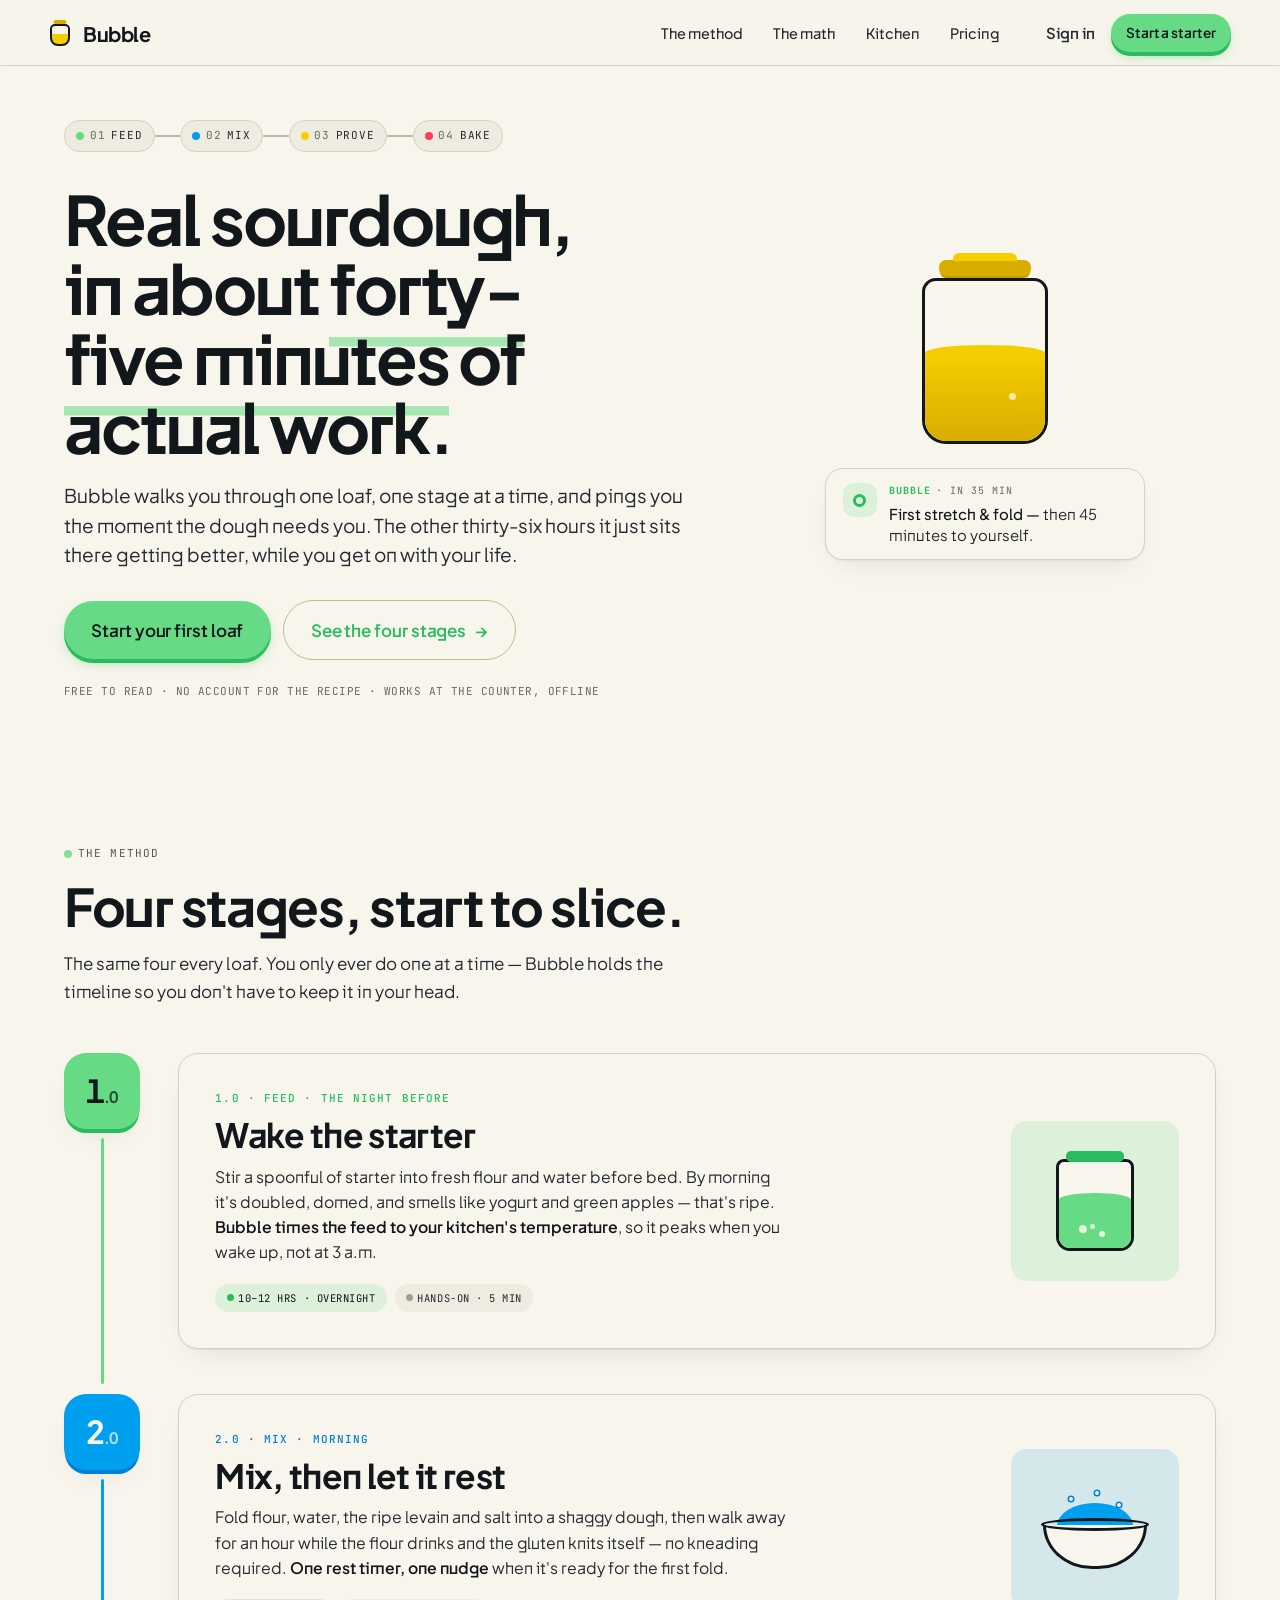
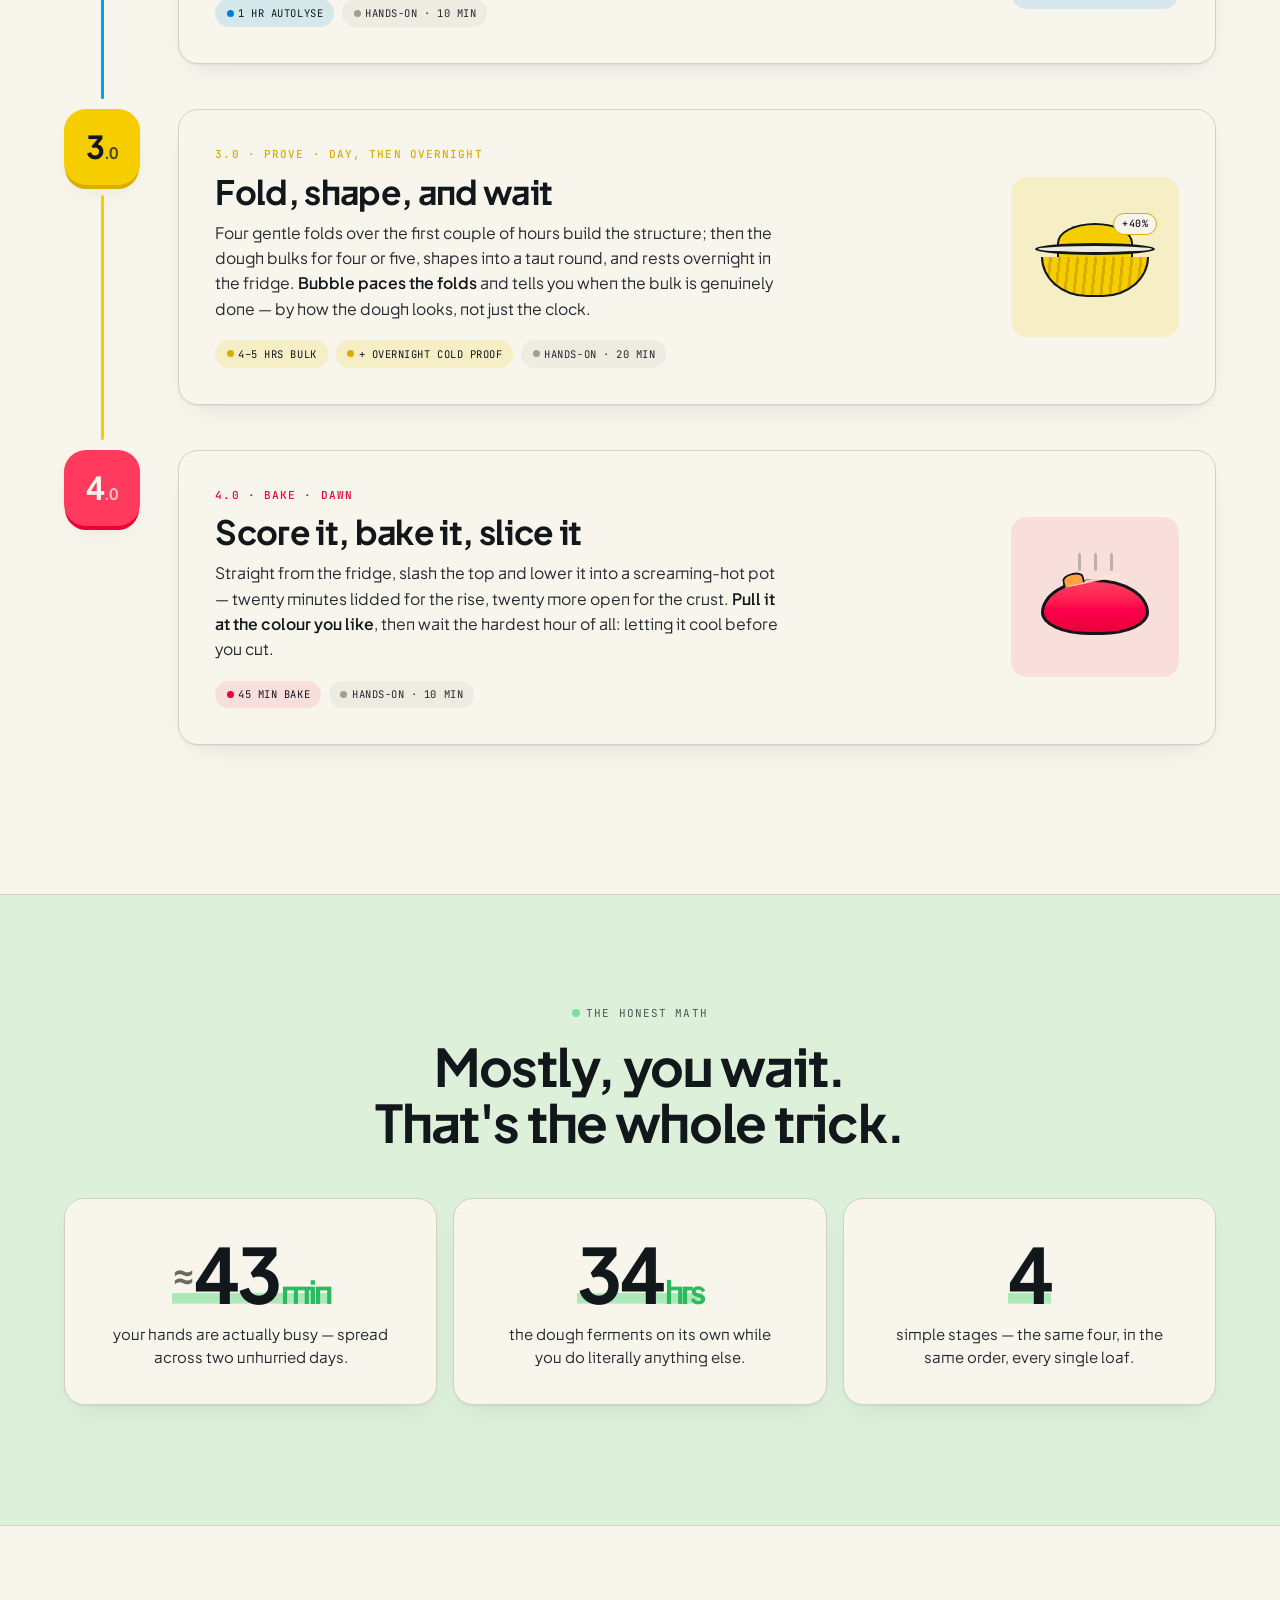
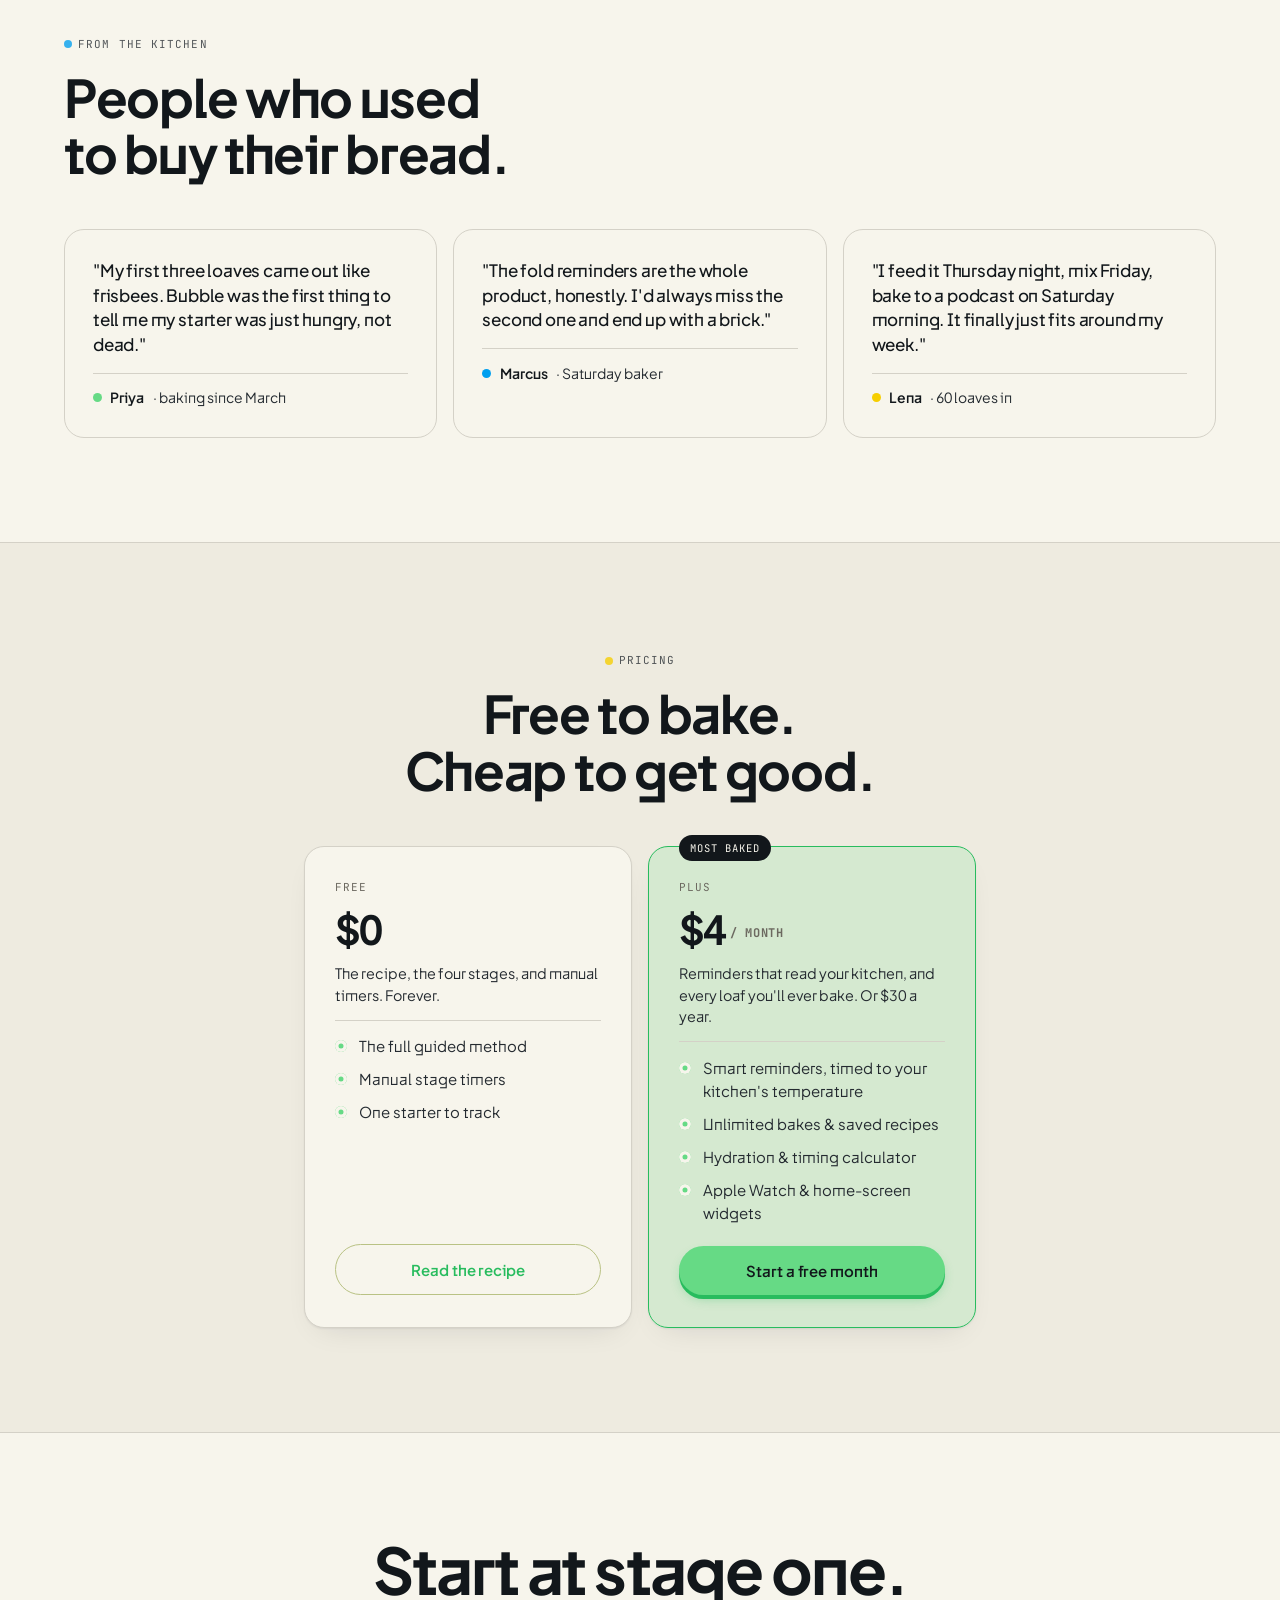
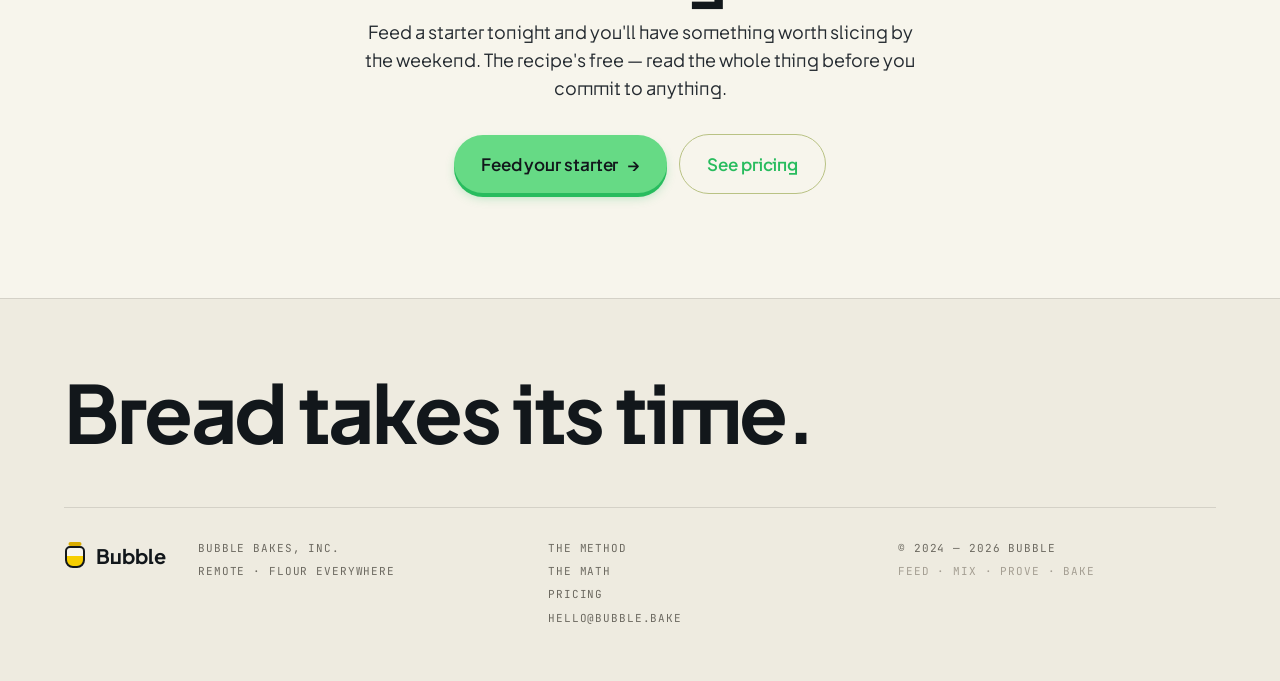
<file: site/examples/hum-07/index.html>
<!doctype html>
<html lang="en" data-theme="hum">
<head>
  <meta charset="utf-8" />
  <meta name="viewport" content="width=device-width, initial-scale=1, viewport-fit=cover" />
  <title>Bubble — Guided sourdough, one stage at a time.</title>
  <meta name="description" content="Bubble walks you through one loaf of real sourdough — feed, mix, prove, bake — and pings you the moment the dough needs you. About 45 minutes of actual work, spread across two unhurried days." />
  <meta name="theme-color" content="#faf6ee" />
  <link rel="preconnect" href="https://fonts.googleapis.com" />
  <link rel="preconnect" href="https://fonts.gstatic.com" crossorigin />
  <link href="https://fonts.googleapis.com/css2?family=Plus+Jakarta+Sans:wght@400;500;600;700&family=JetBrains+Mono:wght@400;500&display=swap" rel="stylesheet" />
  <link rel="stylesheet" href="tokens.css" />
  <link rel="stylesheet" href="styles.css" />
</head>
<body>
  <a class="sr-only" href="#main">Skip to content</a>

  <!-- ─── Nav · N10 floating-on-scroll morph ─── -->
  <header class="nav" id="nav">
    <div class="nav__inner">
      <a class="nav__brand" href="#" aria-label="Bubble — home">
        <span class="bub-mark" aria-hidden="true"></span>
        Bubble
      </a>
      <nav class="nav__links" aria-label="Primary">
        <a href="#stages">The method</a>
        <a href="#numbers">The math</a>
        <a href="#voices">Kitchen</a>
        <a href="#pricing">Pricing</a>
      </nav>
      <div class="nav__actions">
        <a class="btn btn--text" href="#">Sign in</a>
        <a class="btn btn--mint btn--sm" href="#" data-burst>Start a starter</a>
      </div>
    </div>
  </header>

  <main id="main">

    <!-- ─── Hero · Narrative Workflow opening ─── -->
    <section class="hero">
      <div class="hero__grid">
        <div class="hero__lead">
          <div class="process" aria-label="The four stages">
            <span class="process__step"><span class="process__dot" style="background:var(--color-mint)"></span><span class="num">01</span> feed</span>
            <span class="process__link"></span>
            <span class="process__step"><span class="process__dot" style="background:var(--color-accent-2)"></span><span class="num">02</span> mix</span>
            <span class="process__link"></span>
            <span class="process__step"><span class="process__dot" style="background:var(--color-accent)"></span><span class="num">03</span> prove</span>
            <span class="process__link"></span>
            <span class="process__step"><span class="process__dot" style="background:var(--color-accent-3)"></span><span class="num">04</span> bake</span>
          </div>
          <h1 class="hero__title">Real sourdough, in about <em>forty-five minutes</em> of actual work.</h1>
          <p class="hero__lede">Bubble walks you through one loaf, one stage at a time, and pings you the moment the dough needs you. The other thirty-six hours it just sits there getting better, while you get on with your life.</p>
          <div class="hero__cta">
            <a class="btn btn--mint btn--lg" href="#" data-burst>Start your first loaf</a>
            <a class="btn btn--outline btn--lg btn--mint" href="#stages">See the four stages <span class="btn__arrow" aria-hidden="true">→</span></a>
          </div>
          <p class="hero__note">Free to read · no account for the recipe · works at the counter, offline</p>
        </div>

        <div class="hero__stage">
          <div class="starter" id="starter" aria-hidden="true">
            <span class="starter__pulse"></span>
            <span class="starter__jar"><span class="starter__fill"></span></span>
            <span class="starter__lid"></span>
            <span class="starter__bubble"></span>
            <span class="starter__bubble"></span>
            <span class="starter__bubble"></span>
            <span class="starter__bubble"></span>
          </div>
          <div class="remind" role="status">
            <span class="remind__icon" aria-hidden="true"></span>
            <div>
              <p class="remind__head"><b>Bubble</b> · in 35 min</p>
              <p class="remind__body">First stretch &amp; fold — <span class="remind__time">then 45 minutes to yourself.</span></p>
            </div>
          </div>
        </div>
      </div>
    </section>

    <!-- ─── The timeline spine · numbered stages ─── -->
    <section class="section" id="stages" aria-labelledby="stages-title">
      <header class="section__head">
        <p class="eyebrow"><span class="eyebrow__dot eyebrow__dot--mint"></span> The method</p>
        <h2 class="section__title" id="stages-title">Four stages, start to slice.</h2>
        <p class="section__lede">The same four every loaf. You only ever do one at a time — Bubble holds the timeline so you don't have to keep it in your head.</p>
      </header>

      <div class="stages">
        <!-- 1.0 FEED -->
        <article class="stage stage--mint">
          <div class="stage__rail" aria-hidden="true">
            <div class="stage__node"><b>1<small>.0</small></b></div>
            <div class="stage__line"></div>
          </div>
          <div class="stage__panel">
            <div class="stage__copy">
              <p class="stage__label">1.0 · Feed · The night before</p>
              <h3 class="stage__title">Wake the starter</h3>
              <p class="stage__text">Stir a spoonful of starter into fresh flour and water before bed. By morning it's doubled, domed, and smells like yogurt and green apples — that's ripe. <b>Bubble times the feed to your kitchen's temperature</b>, so it peaks when you wake up, not at 3 a.m.</p>
              <div class="stage__chips">
                <span class="chip"><span class="chip__dot"></span> 10–12 hrs · overnight</span>
                <span class="chip chip--hands"><span class="chip__dot"></span> Hands-on · 5 min</span>
              </div>
            </div>
            <div class="stage__art" aria-hidden="true">
              <div class="art-jar">
                <span class="art-jar__lid"></span>
                <span class="art-jar__body"><span class="art-jar__fill"></span></span>
                <span class="b"></span><span class="b"></span><span class="b"></span>
              </div>
            </div>
          </div>
        </article>

        <!-- 2.0 MIX -->
        <article class="stage stage--cyan">
          <div class="stage__rail" aria-hidden="true">
            <div class="stage__node"><b>2<small>.0</small></b></div>
            <div class="stage__line"></div>
          </div>
          <div class="stage__panel">
            <div class="stage__copy">
              <p class="stage__label">2.0 · Mix · Morning</p>
              <h3 class="stage__title">Mix, then let it rest</h3>
              <p class="stage__text">Fold flour, water, the ripe levain and salt into a shaggy dough, then walk away for an hour while the flour drinks and the gluten knits itself — no kneading required. <b>One rest timer, one nudge</b> when it's ready for the first fold.</p>
              <div class="stage__chips">
                <span class="chip"><span class="chip__dot"></span> 1 hr autolyse</span>
                <span class="chip chip--hands"><span class="chip__dot"></span> Hands-on · 10 min</span>
              </div>
            </div>
            <div class="stage__art" aria-hidden="true">
              <div class="art-bowl">
                <span class="art-bowl__bowl"></span>
                <span class="art-bowl__rim"></span>
                <span class="art-bowl__dough"></span>
                <span class="fl"></span><span class="fl"></span><span class="fl"></span>
              </div>
            </div>
          </div>
        </article>

        <!-- 3.0 PROVE -->
        <article class="stage stage--pear">
          <div class="stage__rail" aria-hidden="true">
            <div class="stage__node"><b>3<small>.0</small></b></div>
            <div class="stage__line"></div>
          </div>
          <div class="stage__panel">
            <div class="stage__copy">
              <p class="stage__label">3.0 · Prove · Day, then overnight</p>
              <h3 class="stage__title">Fold, shape, and wait</h3>
              <p class="stage__text">Four gentle folds over the first couple of hours build the structure; then the dough bulks for four or five, shapes into a taut round, and rests overnight in the fridge. <b>Bubble paces the folds</b> and tells you when the bulk is genuinely done — by how the dough looks, not just the clock.</p>
              <div class="stage__chips">
                <span class="chip"><span class="chip__dot"></span> 4–5 hrs bulk</span>
                <span class="chip"><span class="chip__dot"></span> + overnight cold proof</span>
                <span class="chip chip--hands"><span class="chip__dot"></span> Hands-on · 20 min</span>
              </div>
            </div>
            <div class="stage__art" aria-hidden="true">
              <div class="art-banneton">
                <span class="art-banneton__dome"></span>
                <span class="art-banneton__rim"></span>
                <span class="art-banneton__basket"></span>
                <span class="art-banneton__tag">+40%</span>
              </div>
            </div>
          </div>
        </article>

        <!-- 4.0 BAKE -->
        <article class="stage stage--coral">
          <div class="stage__rail" aria-hidden="true">
            <div class="stage__node"><b>4<small>.0</small></b></div>
            <div class="stage__line"></div>
          </div>
          <div class="stage__panel">
            <div class="stage__copy">
              <p class="stage__label">4.0 · Bake · Dawn</p>
              <h3 class="stage__title">Score it, bake it, slice it</h3>
              <p class="stage__text">Straight from the fridge, slash the top and lower it into a screaming-hot pot — twenty minutes lidded for the rise, twenty more open for the crust. <b>Pull it at the colour you like</b>, then wait the hardest hour of all: letting it cool before you cut.</p>
              <div class="stage__chips">
                <span class="chip"><span class="chip__dot"></span> 45 min bake</span>
                <span class="chip chip--hands"><span class="chip__dot"></span> Hands-on · 10 min</span>
              </div>
            </div>
            <div class="stage__art" aria-hidden="true">
              <div class="art-loaf">
                <span class="art-loaf__boule"></span>
                <span class="art-loaf__score"></span>
                <span class="art-loaf__ear"></span>
                <span class="st"></span><span class="st"></span><span class="st"></span>
              </div>
            </div>
          </div>
        </article>
      </div>
    </section>

    <!-- ─── The honest math · counters ─── -->
    <section class="section section--band section--mint" id="numbers" aria-labelledby="num-title">
      <header class="section__head section__head--center">
        <p class="eyebrow"><span class="eyebrow__dot eyebrow__dot--mint"></span> The honest math</p>
        <h2 class="section__title" id="num-title">Mostly, you wait. That's the whole trick.</h2>
      </header>
      <dl class="numbers">
        <div class="bignum">
          <dd class="bignum__v"><span class="bignum__pre">≈</span><span class="count" data-to="45">45</span><span class="bignum__u">min</span></dd>
          <dt class="bignum__k">your hands are actually busy — spread across two unhurried days.</dt>
        </div>
        <div class="bignum">
          <dd class="bignum__v"><span class="count" data-to="36">36</span><span class="bignum__u">hrs</span></dd>
          <dt class="bignum__k">the dough ferments on its own while you do literally anything else.</dt>
        </div>
        <div class="bignum">
          <dd class="bignum__v"><span class="count" data-to="4">4</span></dd>
          <dt class="bignum__k">simple stages — the same four, in the same order, every single loaf.</dt>
        </div>
      </dl>
    </section>

    <!-- ─── Voices · color-shift cards ─── -->
    <section class="section" id="voices" aria-labelledby="vo-title">
      <header class="section__head">
        <p class="eyebrow"><span class="eyebrow__dot eyebrow__dot--cyan"></span> From the kitchen</p>
        <h2 class="section__title" id="vo-title">People who used to buy their bread.</h2>
      </header>
      <ul class="voices">
        <li class="voice" data-accent="mint">
          <p class="voice__text">"My first three loaves came out like frisbees. Bubble was the first thing to tell me my starter was just hungry, not dead."</p>
          <p class="voice__by"><span class="voice__chip"></span><b>Priya</b> · baking since March</p>
        </li>
        <li class="voice" data-accent="cyan">
          <p class="voice__text">"The fold reminders are the whole product, honestly. I'd always miss the second one and end up with a brick."</p>
          <p class="voice__by"><span class="voice__chip"></span><b>Marcus</b> · Saturday baker</p>
        </li>
        <li class="voice" data-accent="pear">
          <p class="voice__text">"I feed it Thursday night, mix Friday, bake to a podcast on Saturday morning. It finally just fits around my week."</p>
          <p class="voice__by"><span class="voice__chip"></span><b>Lena</b> · 60 loaves in</p>
        </li>
      </ul>
    </section>

    <!-- ─── Pricing ─── -->
    <section class="section section--band" id="pricing" aria-labelledby="price-title">
      <header class="section__head section__head--center">
        <p class="eyebrow"><span class="eyebrow__dot eyebrow__dot--pear"></span> Pricing</p>
        <h2 class="section__title" id="price-title">Free to bake. Cheap to get good.</h2>
      </header>
      <div class="plans">
        <article class="plan">
          <p class="plan__name">Free</p>
          <p class="plan__price"><span class="plan__num">$0</span></p>
          <p class="plan__note">The recipe, the four stages, and manual timers. Forever.</p>
          <ul class="plan__list">
            <li>The full guided method</li>
            <li>Manual stage timers</li>
            <li>One starter to track</li>
          </ul>
          <a class="btn btn--outline btn--mint btn--block" href="#" data-burst>Read the recipe</a>
        </article>
        <article class="plan plan--feature">
          <span class="plan__badge">Most baked</span>
          <p class="plan__name">Plus</p>
          <p class="plan__price"><span class="plan__num">$4</span><span class="plan__unit">/ month</span></p>
          <p class="plan__note">Reminders that read your kitchen, and every loaf you'll ever bake. Or $30 a year.</p>
          <ul class="plan__list">
            <li>Smart reminders, timed to your kitchen's temperature</li>
            <li>Unlimited bakes &amp; saved recipes</li>
            <li>Hydration &amp; timing calculator</li>
            <li>Apple Watch &amp; home-screen widgets</li>
          </ul>
          <a class="btn btn--mint btn--block" href="#" data-burst>Start a free month</a>
        </article>
      </div>
    </section>

    <!-- ─── Final CTA · Narrative Workflow foot ─── -->
    <section class="section closer" aria-labelledby="closer-title">
      <h2 class="closer__title" id="closer-title">Start at stage one.</h2>
      <p class="closer__lede">Feed a starter tonight and you'll have something worth slicing by the weekend. The recipe's free — read the whole thing before you commit to anything.</p>
      <div class="hero__cta" style="justify-content:center">
        <a class="btn btn--mint btn--lg" href="#" data-burst>Feed your starter <span class="btn__arrow" aria-hidden="true">→</span></a>
        <a class="btn btn--outline btn--lg btn--mint" href="#pricing">See pricing</a>
      </div>
    </section>
  </main>

  <footer class="footer">
    <div class="footer__inner">
      <p class="footer__statement">Bread takes its time.</p>
      <div class="footer__meta">
        <a class="footer__brand" href="#"><span class="bub-mark" aria-hidden="true"></span> Bubble</a>
        <p class="footer__col"><span>Bubble Bakes, Inc.</span><span>Remote · flour everywhere</span></p>
        <p class="footer__col"><a href="#stages">The method</a><a href="#numbers">The math</a><a href="#pricing">Pricing</a><a href="#">hello@bubble.bake</a></p>
        <p class="footer__col footer__copy">© 2024 — 2026 Bubble<br /><span class="footer__hash">feed · mix · prove · bake</span></p>
      </div>
    </div>
  </footer>

  <script src="script.js"></script>
</body>
</html>
</file>
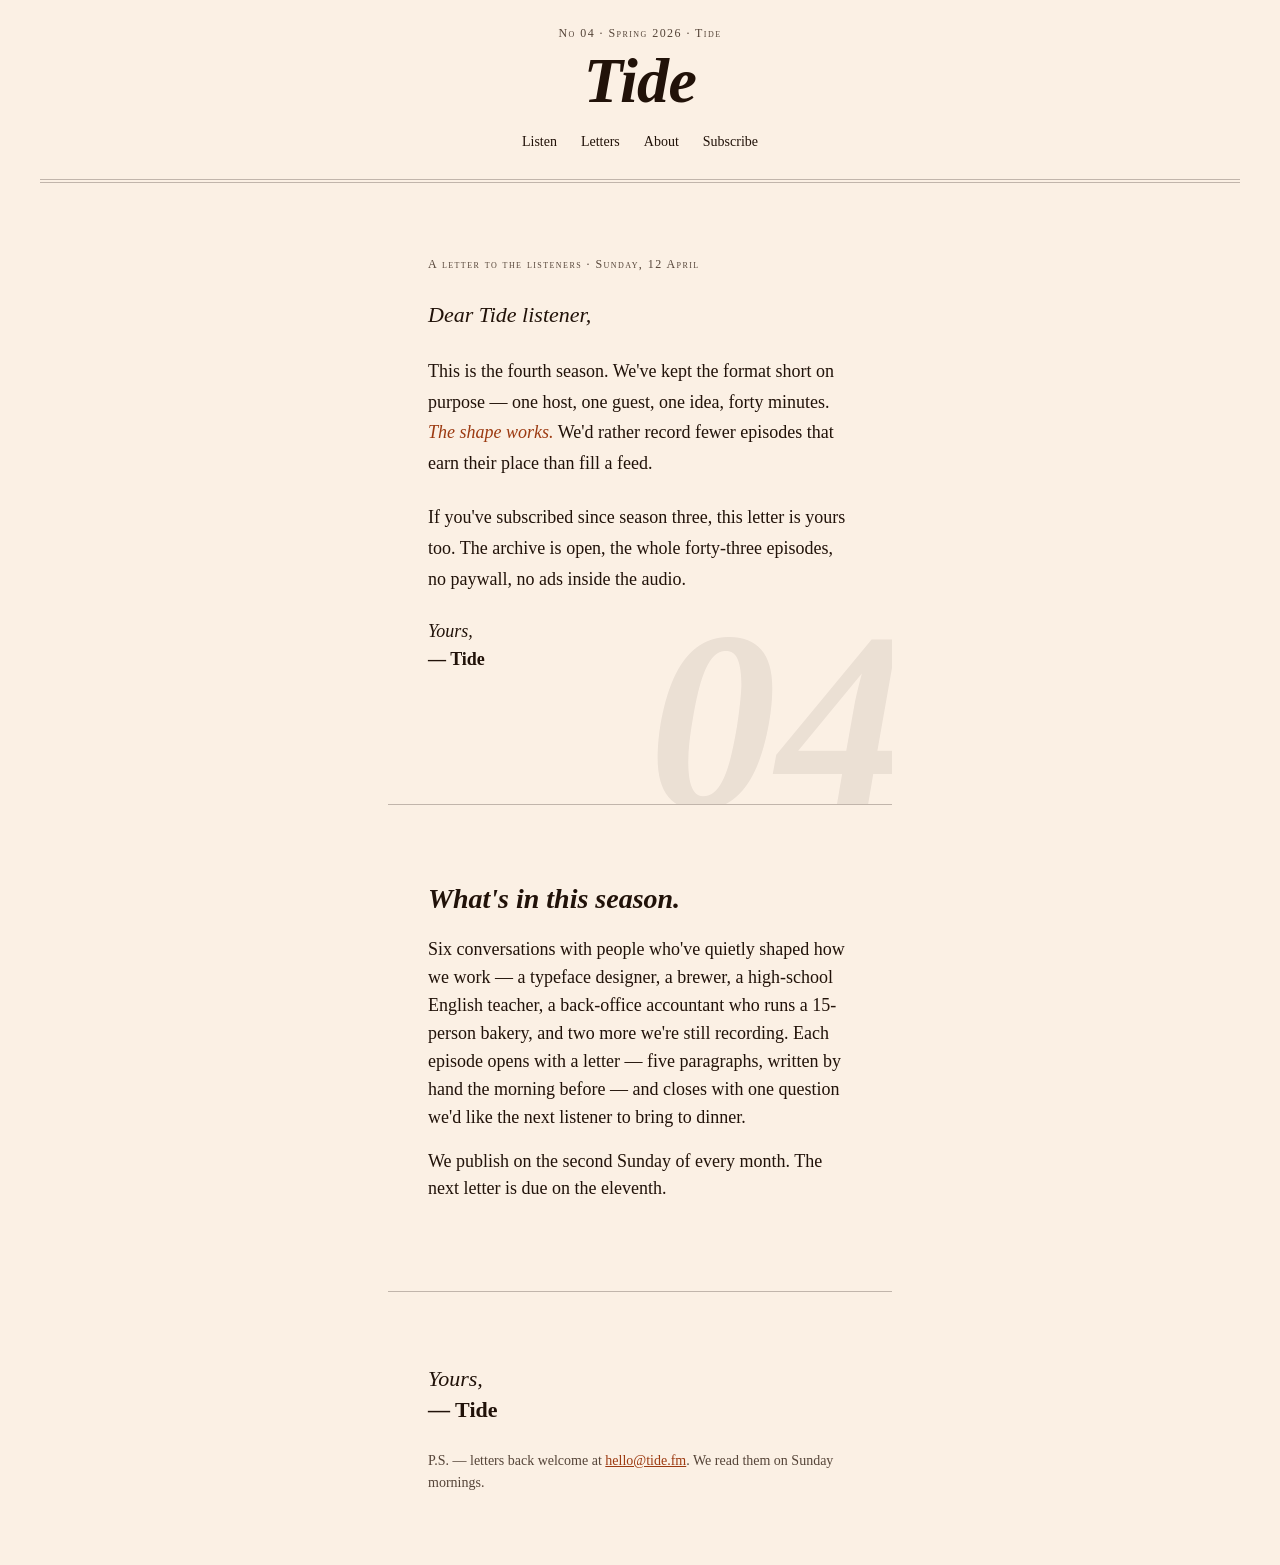
<file: skill/_tests/nav-footer-variety/01-tide-podcast/index.html>
<!doctype html>
<html lang="en">
<head>
<meta charset="utf-8">
<meta name="viewport" content="width=device-width,initial-scale=1">
<title>Tide — letters from the studio</title>
<style>
/* Hallmark · genre: editorial · macrostructure: Letter
 * theme: Salon · accent: warm cinnamon · paper: warm cream
 * nav: N6 Newspaper masthead · footer: Ft6 Letter close
 * polish: HP4 Decorative-numeral (issue 04 · means "fourth letter")
 * slop: pass (51–55) · contrast: pass (46–50)
 * brief: Tide — indie podcast for solo hosts. Warm, editorial.
 */

@font-face { font-family: "FraunSerif"; src: local("Fraunces"), local("Source Serif 4"); font-display: swap; }

:root {
  --color-paper:    oklch(96% 0.020 70);
  --color-paper-2:  oklch(94% 0.022 65);
  --color-ink:      oklch(20% 0.030 50);
  --color-ink-2:    oklch(40% 0.030 55);
  --color-rule:     oklch(78% 0.020 60);
  --color-accent:   oklch(48% 0.140 40);
  --color-accent-ink: oklch(98% 0.005 70);
  --color-focus:    oklch(58% 0.140 40);

  --font-display: "FraunSerif", "Fraunces", "Source Serif 4", Georgia, serif;
  --font-body:    "FraunSerif", "Fraunces", "Source Serif 4", Georgia, serif;

  --space-2xs: 0.5rem; --space-xs: 0.75rem; --space-sm: 1rem;
  --space-md:  1.5rem; --space-lg: 2rem;    --space-xl: 3rem;
  --space-2xl: 4.5rem; --space-3xl: 7rem;

  --text-xs: 0.75rem; --text-sm: 0.875rem; --text-md: 1.125rem;
  --text-lg: 1.375rem; --text-xl: 1.75rem; --text-2xl: 2.25rem;

  --rule-hair: 0.5px;
  --ease-out: cubic-bezier(0.16, 1, 0.3, 1);
  --dur-short: 220ms;

  --page-gutter: clamp(1rem, 4vw, 2.5rem);
}

* { box-sizing: border-box; }
html, body { margin: 0; }
body { font-family: var(--font-body); background: var(--color-paper); color: var(--color-ink); font-size: var(--text-md); line-height: 1.55; font-feature-settings: "onum"; }

a { color: inherit; }

/* N6 Newspaper masthead */
.nav-mast { display: grid; gap: var(--space-2xs); padding: var(--space-md) var(--page-gutter) 0; text-align: center; }
.mast-line { font-variant: small-caps; letter-spacing: 0.12em; font-size: var(--text-xs); color: var(--color-ink-2); margin: 0; }
.mast-name { font-family: var(--font-display); font-size: clamp(2.5rem, 6vw, 4rem); letter-spacing: -0.01em; line-height: 0.95; font-style: italic; font-weight: 600; margin: 0; }
.mast-nav ul { display: inline-flex; gap: var(--space-md); list-style: none; padding: 0; margin: var(--space-2xs) 0 0; flex-wrap: wrap; justify-content: center; }
.mast-nav a { text-decoration: none; font-size: var(--text-sm); }
.mast-nav a:hover { color: var(--color-accent); }
.mast-rule { border: 0; border-top: var(--rule-hair) solid var(--color-rule); border-bottom: var(--rule-hair) solid var(--color-rule); height: 4px; margin: var(--space-sm) 0 0; }

/* Hero — Letter macro + HP4 decorative numeral */
.hero { position: relative; padding: var(--space-2xl) var(--page-gutter) var(--space-3xl); max-width: 56ch; margin: 0 auto; overflow: hidden; }
.hero__eyebrow { font-variant: small-caps; letter-spacing: 0.12em; font-size: var(--text-xs); color: var(--color-ink-2); margin: 0 0 var(--space-md); }
.hero__salutation { font-style: italic; font-size: var(--text-lg); margin: 0 0 var(--space-md); }
.hero__body { font-size: var(--text-md); line-height: 1.7; margin: 0 0 var(--space-md); }
.hero__body em { color: var(--color-accent); font-style: italic; }
.hero__sign { font-style: italic; }
.hero__sign strong { font-style: normal; font-weight: 600; }
.hero__num { position: absolute; right: -0.05em; bottom: -0.18em; font-family: var(--font-display); font-style: italic; font-weight: 600; font-size: clamp(8rem, 22vw, 16rem); line-height: 1; color: color-mix(in oklch, var(--color-ink) 7%, transparent); pointer-events: none; user-select: none; }

/* Section — single block of prose to show editorial rhythm */
.note { padding: var(--space-2xl) var(--page-gutter); max-width: 56ch; margin: 0 auto; border-top: var(--rule-hair) solid var(--color-rule); }
.note__head { font-family: var(--font-display); font-style: italic; font-size: var(--text-xl); margin: 0 0 var(--space-sm); }
.note p { margin: 0 0 var(--space-sm); }

/* Ft6 Letter close */
.foot-letter { padding: var(--space-2xl) var(--page-gutter); max-width: 56ch; margin: 0 auto; border-top: var(--rule-hair) solid var(--color-rule); }
.foot-letter__close { font-family: var(--font-display); font-style: italic; font-size: var(--text-lg); line-height: 1.4; margin: 0 0 var(--space-md); }
.foot-letter__sign { font-style: normal; font-weight: 600; }
.foot-letter__ps { font-size: var(--text-sm); color: var(--color-ink-2); margin: 0; }
.foot-letter__ps a { color: var(--color-accent); }

a:focus-visible { outline: 2px solid var(--color-focus); outline-offset: 2px; }

@media (max-width: 60rem) {
  .mast-name { font-size: clamp(2rem, 9vw, 3rem); }
  .hero__num { font-size: clamp(5rem, 26vw, 9rem); }
}
@media (prefers-reduced-motion: reduce) { * { animation: none !important; transition: none !important; } }
</style>
</head>
<body>

<header class="nav-mast">
  <p class="mast-line">No 04 · Spring 2026 · Tide</p>
  <h1 class="mast-name">Tide</h1>
  <nav class="mast-nav" aria-label="Primary">
    <ul>
      <li><a href="#listen">Listen</a></li>
      <li><a href="#letters">Letters</a></li>
      <li><a href="#about">About</a></li>
      <li><a href="#subscribe">Subscribe</a></li>
    </ul>
  </nav>
  <hr class="mast-rule" aria-hidden="true">
</header>

<main>

<header class="hero">
  <p class="hero__eyebrow">A letter to the listeners · Sunday, 12 April</p>
  <p class="hero__salutation">Dear Tide listener,</p>
  <p class="hero__body">This is the fourth season. We've kept the format short on purpose — one host, one guest, one idea, forty minutes. <em>The shape works.</em> We'd rather record fewer episodes that earn their place than fill a feed.</p>
  <p class="hero__body">If you've subscribed since season three, this letter is yours too. The archive is open, the whole forty-three episodes, no paywall, no ads inside the audio.</p>
  <p class="hero__sign">Yours,<br><strong>— Tide</strong></p>
  <span class="hero__num" aria-hidden="true">04</span>
</header>

<article class="note" id="letters">
  <h2 class="note__head">What's in this season.</h2>
  <p>Six conversations with people who've quietly shaped how we work — a typeface designer, a brewer, a high-school English teacher, a back-office accountant who runs a 15-person bakery, and two more we're still recording. Each episode opens with a letter — five paragraphs, written by hand the morning before — and closes with one question we'd like the next listener to bring to dinner.</p>
  <p>We publish on the second Sunday of every month. The next letter is due on the eleventh.</p>
</article>

</main>

<footer class="foot-letter">
  <p class="foot-letter__close">Yours,<br><span class="foot-letter__sign">— Tide</span></p>
  <p class="foot-letter__ps">P.S. — letters back welcome at <a href="mailto:hello@tide.fm">hello@tide.fm</a>. We read them on Sunday mornings.</p>
</footer>

</body>
</html>
</file>
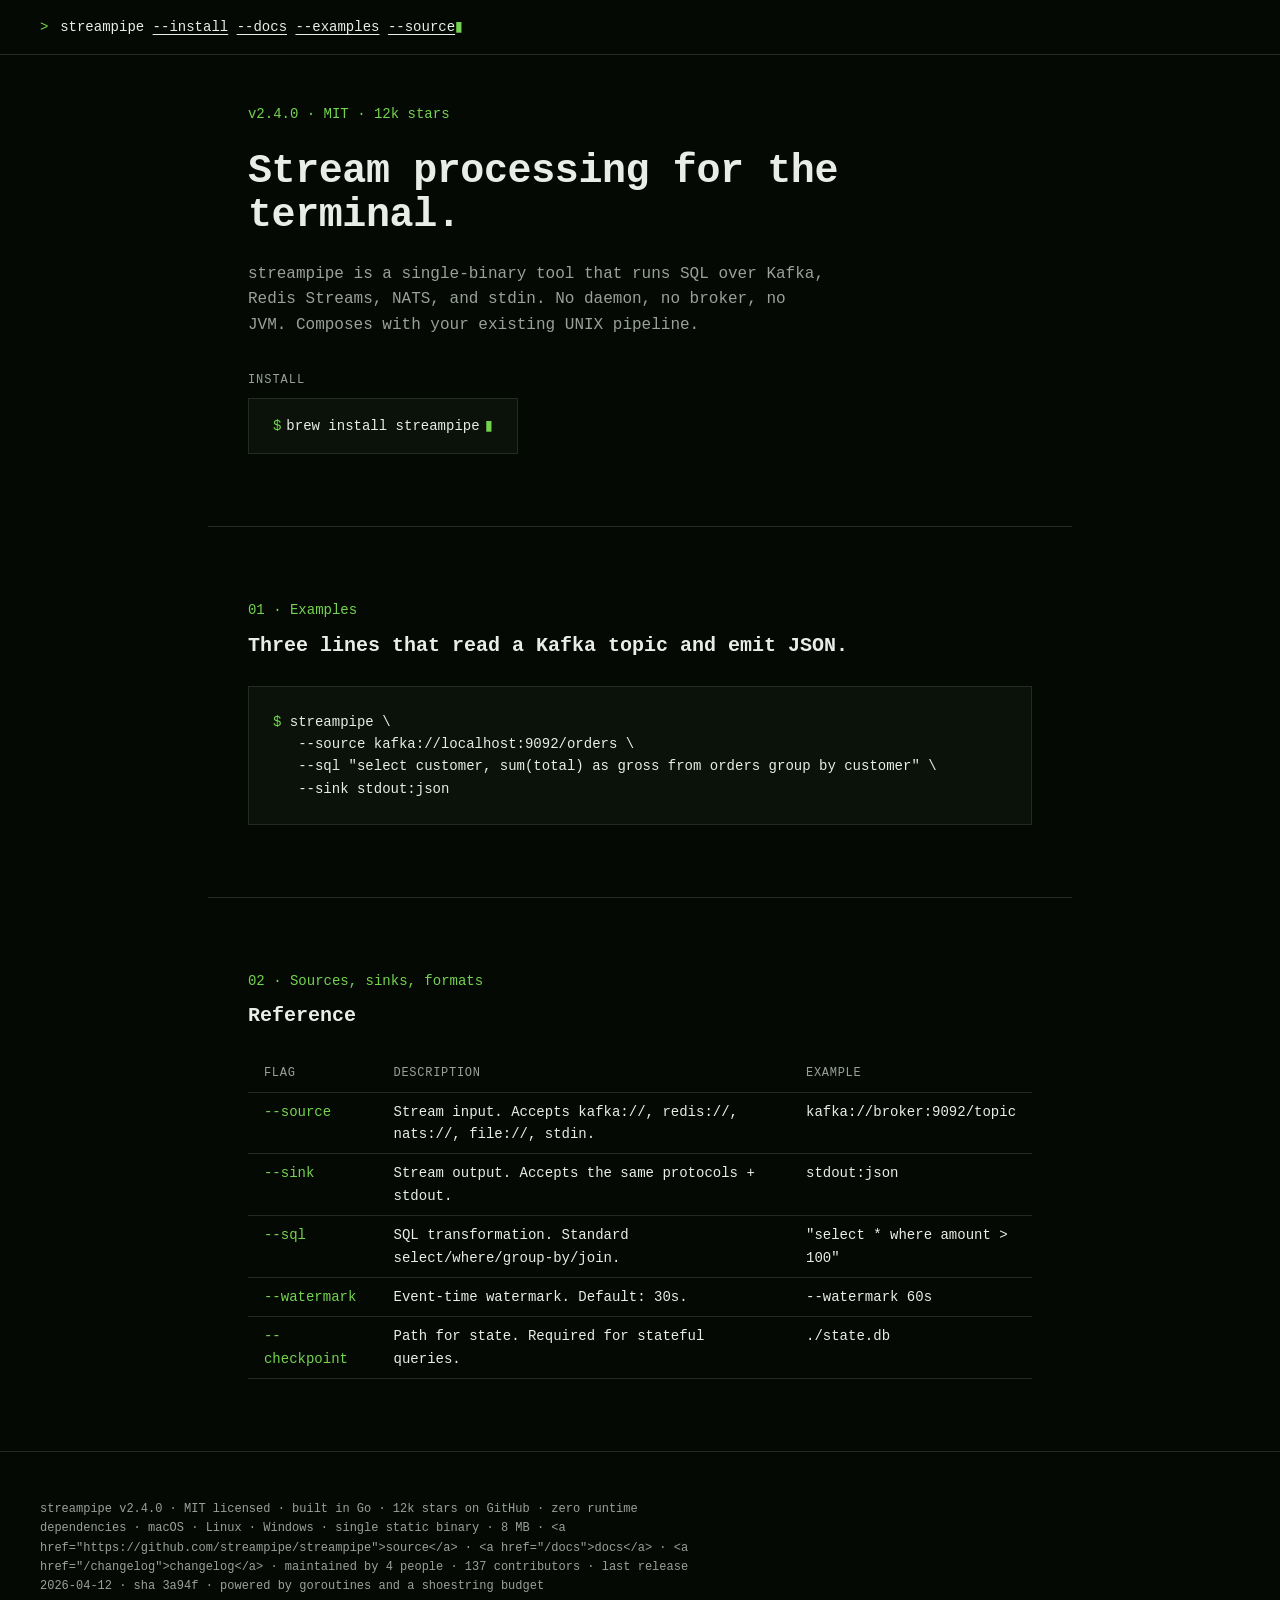
<file: skill/_tests/nav-footer-variety/02-streampipe-cli/index.html>
<!doctype html>
<html lang="en">
<head>
<meta charset="utf-8">
<meta name="viewport" content="width=device-width,initial-scale=1">
<title>streampipe — open-source stream processing for the terminal</title>
<style>
/* Hallmark · genre: modern-minimal/terminal · macrostructure: Workbench
 * theme: Terminal · accent: phosphor green · paper: near-black
 * nav: N8 Terminal command (cursor INSIDE the prompt — purposeful)
 * footer: Ft4 Dense colophon
 * polish: none (terminal genre disallows decorative graphics — see structure.md)
 * slop: pass (51–55) · contrast: pass (46–50)
 * brief: streampipe — open-source CLI for stream processing. Terse, dev-tool.
 */

@font-face { font-family: "Mono"; src: local("JetBrains Mono"), local("Commit Mono"), local("ui-monospace"); font-display: swap; }

:root {
  --color-paper:    oklch(13% 0.020 145);
  --color-paper-2:  oklch(17% 0.020 145);
  --color-ink:      oklch(94% 0.010 140);
  --color-ink-2:    oklch(70% 0.010 140);
  --color-rule:     oklch(28% 0.020 140);
  --color-accent:   oklch(78% 0.190 138);
  --color-accent-ink: oklch(13% 0.020 145);
  --color-focus:    oklch(78% 0.190 138);

  --font-body: "Mono", ui-monospace, "JetBrains Mono", "SF Mono", Menlo, monospace;
  --font-display: var(--font-body);

  --space-2xs: 0.5rem; --space-xs: 0.75rem; --space-sm: 1rem;
  --space-md:  1.5rem; --space-lg: 2rem;    --space-xl: 3rem;
  --space-2xl: 4.5rem;

  --text-xs: 0.75rem; --text-sm: 0.875rem; --text-md: 1rem;
  --text-lg: 1.25rem; --text-xl: 1.625rem; --text-2xl: 2.25rem;

  --rule-hair: 1px;
  --page-gutter: clamp(1rem, 4vw, 2.5rem);
}

* { box-sizing: border-box; }
html, body { margin: 0; }
body { font-family: var(--font-body); background: var(--color-paper); color: var(--color-ink); font-size: var(--text-md); line-height: 1.6; }
a { color: var(--color-accent); text-underline-offset: 2px; }
a:focus-visible { outline: 2px solid var(--color-focus); outline-offset: 2px; }

/* N8 Terminal command nav — cursor lives INSIDE the prompt line */
.nav-term { padding: var(--space-sm) var(--page-gutter); border-bottom: var(--rule-hair) solid var(--color-rule); background: var(--color-paper); }
.nav-term__line { font-family: var(--font-body); font-size: var(--text-sm); margin: 0; white-space: pre-wrap; }
.nav-term__line .prompt { color: var(--color-accent); padding-right: 0.4ch; }
.nav-term__line a { color: var(--color-ink); text-decoration: underline; text-underline-offset: 3px; }
.caret { display: inline-block; width: 1ch; color: var(--color-accent); animation: blink 1.05s steps(2) infinite; }
@keyframes blink { 50% { opacity: 0; } }

/* Hero — Workbench: title + lede + install command (the install code is the only place the cursor reappears) */
.hero { padding: var(--space-xl) var(--page-gutter) var(--space-2xl); max-width: 90ch; margin: 0 auto; }
.hero__eyebrow { color: var(--color-accent); font-size: var(--text-sm); margin: 0 0 var(--space-md); }
.hero__display { font-size: clamp(1.75rem, 4vw, 2.5rem); line-height: 1.1; letter-spacing: -0.01em; margin: 0 0 var(--space-md); font-weight: 600; }
.hero__lede { color: var(--color-ink-2); max-width: 60ch; margin: 0 0 var(--space-lg); }
.hero__cta-label { font-size: var(--text-xs); color: var(--color-ink-2); text-transform: uppercase; letter-spacing: 0.08em; margin: 0 0 var(--space-2xs); }
.code { background: var(--color-paper-2); border: var(--rule-hair) solid var(--color-rule); padding: var(--space-sm) var(--space-md); border-radius: 0; display: inline-flex; align-items: center; gap: 0.6ch; font-size: var(--text-sm); margin: 0; }
.code .prompt { color: var(--color-accent); }
.code .caret { vertical-align: baseline; }

/* Section — Workbench: function reference table */
.section { padding: var(--space-2xl) var(--page-gutter); max-width: 90ch; margin: 0 auto; border-top: var(--rule-hair) solid var(--color-rule); }
.section__num { color: var(--color-accent); font-size: var(--text-sm); margin: 0 0 var(--space-2xs); }
.section__head { font-size: var(--text-lg); font-weight: 600; margin: 0 0 var(--space-md); }
.spec { width: 100%; border-collapse: collapse; font-size: var(--text-sm); }
.spec th, .spec td { padding: var(--space-2xs) var(--space-sm); border-bottom: var(--rule-hair) solid var(--color-rule); text-align: left; vertical-align: top; }
.spec th { color: var(--color-ink-2); font-weight: 400; font-size: var(--text-xs); text-transform: uppercase; letter-spacing: 0.06em; }
.spec td.k { color: var(--color-accent); }

/* Ft4 Dense colophon */
.foot-dense { padding: var(--space-xl) var(--page-gutter); border-top: var(--rule-hair) solid var(--color-rule); font-size: var(--text-xs); color: var(--color-ink-2); }
.foot-dense p { margin: 0; max-width: 90ch; line-height: 1.6; }
.foot-dense a { color: var(--color-accent); }

@media (prefers-reduced-motion: reduce) { .caret { animation: none; opacity: 1; } * { animation: none !important; transition: none !important; } }
</style>
</head>
<body>

<header class="nav-term">
  <pre class="nav-term__line"><span class="prompt">&gt;</span> streampipe <a href="#install">--install</a> <a href="#docs">--docs</a> <a href="#examples">--examples</a> <a href="https://github.com/streampipe/streampipe">--source</a><span class="caret" aria-hidden="true">▮</span></pre>
</header>

<main>

<section class="hero">
  <p class="hero__eyebrow">v2.4.0 · MIT · 12k stars</p>
  <h1 class="hero__display">Stream processing for the terminal.</h1>
  <p class="hero__lede">streampipe is a single-binary tool that runs SQL over Kafka, Redis Streams, NATS, and stdin. No daemon, no broker, no JVM. Composes with your existing UNIX pipeline.</p>
  <p class="hero__cta-label">Install</p>
  <pre class="code"><span class="prompt">$</span><span>brew install streampipe</span><span class="caret" aria-hidden="true">▮</span></pre>
</section>

<section class="section" id="examples">
  <p class="section__num">01 · Examples</p>
  <h2 class="section__head">Three lines that read a Kafka topic and emit JSON.</h2>
  <pre class="code" style="display:block; padding: var(--space-md); white-space: pre;"><span class="prompt">$</span> streampipe \
   --source kafka://localhost:9092/orders \
   --sql "select customer, sum(total) as gross from orders group by customer" \
   --sink stdout:json</pre>
</section>

<section class="section" id="docs">
  <p class="section__num">02 · Sources, sinks, formats</p>
  <h2 class="section__head">Reference</h2>
  <table class="spec">
    <thead>
      <tr><th style="width:18ch">Flag</th><th>Description</th><th style="width:24ch">Example</th></tr>
    </thead>
    <tbody>
      <tr><td class="k">--source</td><td>Stream input. Accepts kafka://, redis://, nats://, file://, stdin.</td><td>kafka://broker:9092/topic</td></tr>
      <tr><td class="k">--sink</td><td>Stream output. Accepts the same protocols + stdout.</td><td>stdout:json</td></tr>
      <tr><td class="k">--sql</td><td>SQL transformation. Standard select/where/group-by/join.</td><td>"select * where amount &gt; 100"</td></tr>
      <tr><td class="k">--watermark</td><td>Event-time watermark. Default: 30s.</td><td>--watermark 60s</td></tr>
      <tr><td class="k">--checkpoint</td><td>Path for state. Required for stateful queries.</td><td>./state.db</td></tr>
    </tbody>
  </table>
</section>

</main>

<footer class="foot-dense">
  <p>streampipe v2.4.0 · MIT licensed · built in Go · 12k stars on GitHub · zero runtime dependencies · macOS · Linux · Windows · single static binary · 8 MB · &lt;a href="https://github.com/streampipe/streampipe"&gt;source&lt;/a&gt; · &lt;a href="/docs"&gt;docs&lt;/a&gt; · &lt;a href="/changelog"&gt;changelog&lt;/a&gt; · maintained by 4 people · 137 contributors · last release 2026-04-12 · sha 3a94f · powered by goroutines and a shoestring budget</p>
</footer>

</body>
</html>
</file>
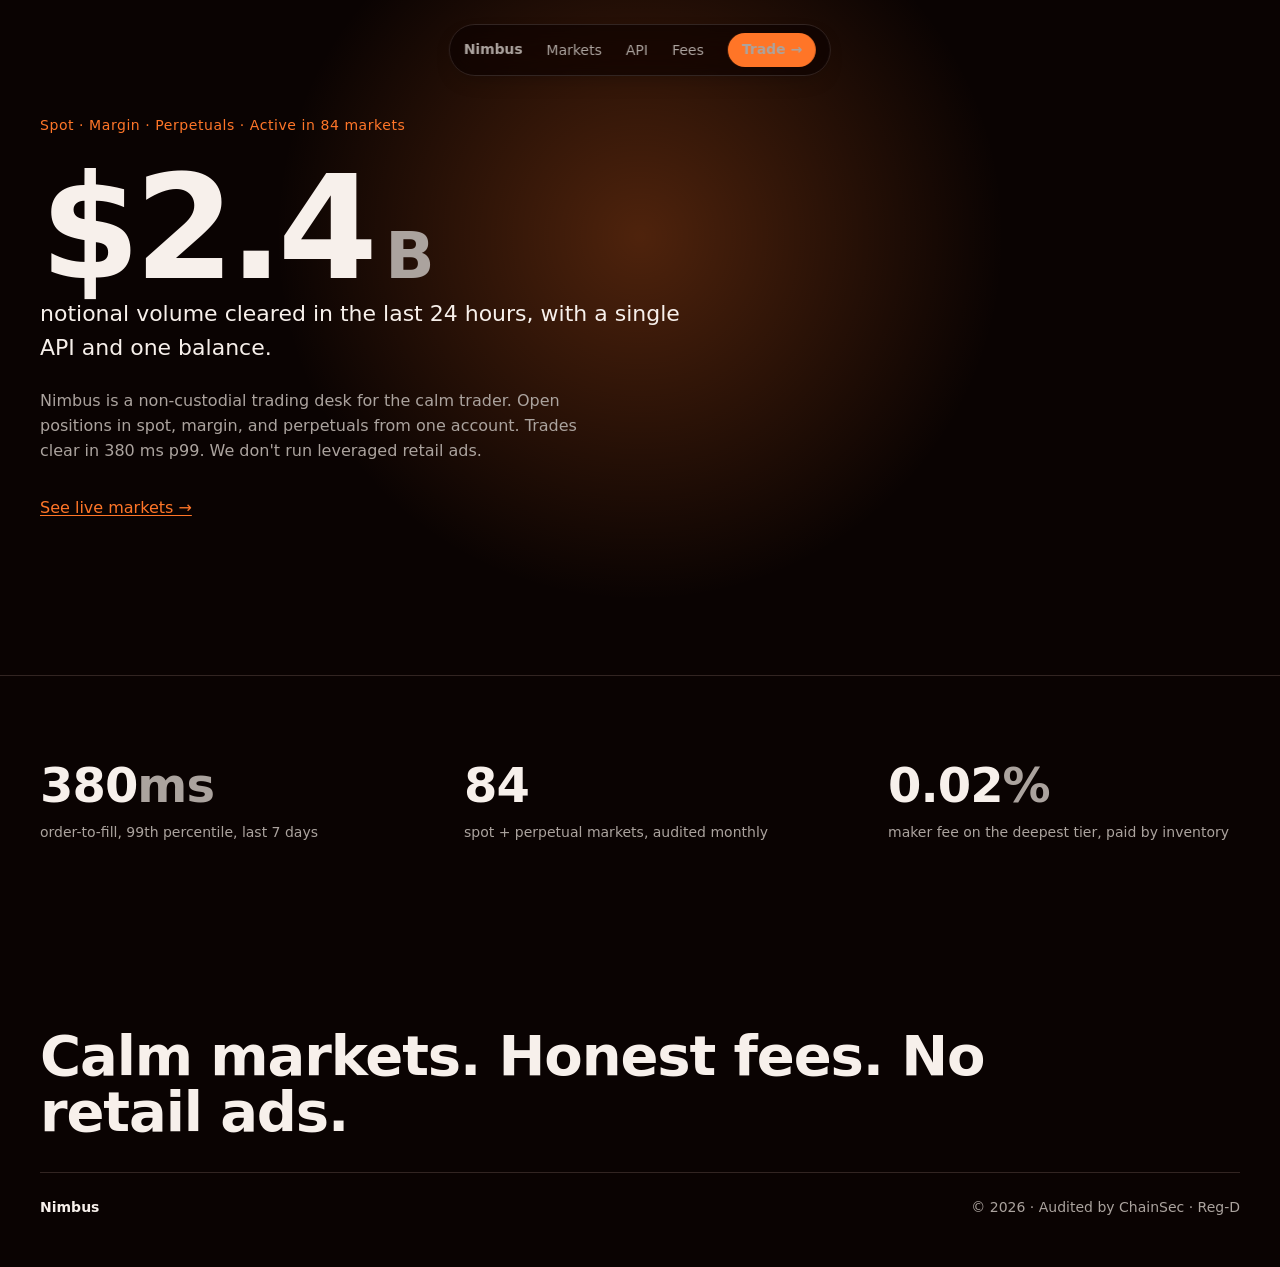
<file: skill/_tests/nav-footer-variety/03-nimbus-saas/index.html>
<!doctype html>
<html lang="en">
<head>
<meta charset="utf-8">
<meta name="viewport" content="width=device-width,initial-scale=1">
<title>Nimbus — atmospheric trading desk</title>
<style>
/* Hallmark · genre: atmospheric · macrostructure: Stat-Led
 * theme: Bloom · accent: amber · paper: dark-warm
 * nav: N5 Floating pill (blur backdrop sells the atmosphere)
 * footer: Ft5 Statement (closes with a sentence, not a sitemap)
 * polish: HP3 Cursor-spotlight (scoped to hero only, reduced-motion fallback)
 * slop: pass (51–55) · contrast: pass (46–50)
 * brief: Nimbus — crypto exchange dashboard. Atmospheric, stat-led.
 */

@font-face { font-family: "Geist"; src: local("Geist"), local("Inter"); font-display: swap; }

:root {
  --color-paper:    oklch(11% 0.022 35);
  --color-paper-2:  oklch(15% 0.022 35);
  --color-paper-3:  oklch(19% 0.022 35);
  --color-ink:      oklch(96% 0.010 60);
  --color-ink-2:    oklch(72% 0.012 50);
  --color-rule:     oklch(28% 0.020 35);
  --color-accent:   oklch(72% 0.190 45);
  --color-accent-ink: oklch(11% 0.022 35);
  --color-focus:    oklch(78% 0.190 45);

  --font-display: "Geist", "Inter", system-ui, sans-serif;
  --font-body:    "Geist", "Inter", system-ui, sans-serif;

  --space-2xs: 0.5rem; --space-xs: 0.75rem; --space-sm: 1rem;
  --space-md:  1.5rem; --space-lg: 2rem;    --space-xl: 3rem;
  --space-2xl: 4.5rem; --space-3xl: 7rem;

  --text-xs: 0.75rem; --text-sm: 0.875rem; --text-md: 1rem;
  --text-lg: 1.375rem; --text-xl: 1.75rem; --text-2xl: 2.25rem;

  --rule-hair: 1px;
  --ease-out: cubic-bezier(0.16, 1, 0.3, 1);
  --dur-short: 220ms;
  --page-gutter: clamp(1rem, 4vw, 2.5rem);
}

* { box-sizing: border-box; }
html, body { margin: 0; }
body { font-family: var(--font-body); background: var(--color-paper); color: var(--color-ink); font-size: var(--text-md); line-height: 1.55; font-feature-settings: "tnum"; }
a { color: inherit; text-underline-offset: 2px; }
a:focus-visible { outline: 2px solid var(--color-focus); outline-offset: 2px; }

/* N5 Floating pill */
.nav-pill { position: fixed; inset: var(--space-md) auto auto 50%; transform: translateX(-50%); display: inline-flex; align-items: center; gap: var(--space-md); padding: 0.5rem 0.875rem; background: color-mix(in oklch, var(--color-paper) 65%, transparent); backdrop-filter: blur(14px) saturate(140%); -webkit-backdrop-filter: blur(14px) saturate(140%); border: var(--rule-hair) solid var(--color-rule); border-radius: 999px; box-shadow: 0 8px 24px -12px oklch(0% 0 0 / 0.40); z-index: 20; }
.nav-pill .wordmark { font-weight: 700; font-size: var(--text-sm); letter-spacing: -0.01em; text-decoration: none; }
.nav-pill ul { display: inline-flex; gap: var(--space-md); list-style: none; padding: 0; margin: 0; }
.nav-pill a { font-size: var(--text-sm); color: var(--color-ink-2); text-decoration: none; }
.nav-pill a:hover { color: var(--color-ink); }
.cta-fill { padding: 0.4rem 0.875rem; border-radius: 999px; background: var(--color-accent); color: var(--color-accent-ink); font-size: var(--text-sm); font-weight: 600; text-decoration: none; }

/* HP3 Cursor-spotlight scoped to hero */
.hero { position: relative; isolation: isolate; padding: var(--space-2xl) var(--page-gutter) var(--space-3xl); overflow: hidden; min-height: clamp(60vh, 75dvh, 88dvh); display: grid; align-content: center; }
.hero__spotlight { position: absolute; inset: 0; z-index: -1; background: radial-gradient(560px circle at var(--mx, 50%) var(--my, 35%), color-mix(in oklch, var(--color-accent) 28%, transparent), transparent 65%); transition: background 200ms var(--ease-out); pointer-events: none; }
.hero__copy { max-width: 64ch; }
.hero__eyebrow { color: var(--color-accent); font-size: var(--text-sm); letter-spacing: 0.04em; margin: 0 0 var(--space-md); }
.hero__stat { font-family: var(--font-display); font-size: clamp(4rem, 12vw, 9rem); line-height: 0.95; letter-spacing: -0.04em; font-weight: 700; font-feature-settings: "tnum"; margin: 0 0 var(--space-sm); }
.hero__stat .unit { font-size: 0.45em; color: var(--color-ink-2); margin-left: 0.2em; }
.hero__qualifier { font-size: var(--text-lg); max-width: 48ch; margin: 0 0 var(--space-md); }
.hero__lede { color: var(--color-ink-2); max-width: 56ch; margin: 0 0 var(--space-lg); }
.hero__link { color: var(--color-accent); text-decoration: underline; }

/* Stats row */
.stats { padding: var(--space-2xl) var(--page-gutter); display: grid; grid-template-columns: repeat(3, 1fr); gap: var(--space-2xl); border-top: var(--rule-hair) solid var(--color-rule); max-width: 90rem; margin: 0 auto; }
.stat__num { font-size: clamp(2rem, 4vw, 3rem); letter-spacing: -0.02em; font-weight: 700; margin: 0; }
.stat__label { color: var(--color-ink-2); font-size: var(--text-sm); margin: 0; }

/* Ft5 Statement footer */
.foot-stmt { padding: var(--space-3xl) var(--page-gutter) var(--space-xl); display: grid; gap: var(--space-lg); max-width: 90rem; margin: 0 auto; }
.foot-stmt__line { font-family: var(--font-display); font-size: clamp(2rem, 5vw, 3.5rem); line-height: 1.0; letter-spacing: -0.02em; max-width: 26ch; margin: 0; font-weight: 600; }
.foot-stmt__meta { display: flex; justify-content: space-between; align-items: baseline; padding-block-start: var(--space-md); border-top: var(--rule-hair) solid var(--color-rule); color: var(--color-ink-2); font-size: var(--text-sm); }
.foot-stmt__meta .wordmark { color: var(--color-ink); font-weight: 700; }

@media (max-width: 60rem) {
  .nav-pill ul { display: none; }
  .stats { grid-template-columns: 1fr 1fr; gap: var(--space-md); }
  .hero { padding-top: var(--space-2xl); }
}
@media (max-width: 40rem) {
  .stats { grid-template-columns: 1fr; }
}
@media (prefers-reduced-motion: reduce) {
  .hero__spotlight { transition: none; --mx: 50%; --my: 35%; }
  * { animation: none !important; transition: none !important; }
}
</style>
</head>
<body>

<nav class="nav-pill" aria-label="Primary">
  <a class="wordmark" href="#top">Nimbus</a>
  <ul>
    <li><a href="#markets">Markets</a></li>
    <li><a href="#api">API</a></li>
    <li><a href="#fees">Fees</a></li>
  </ul>
  <a class="cta-fill" href="#trade">Trade →</a>
</nav>

<main>

<header class="hero" id="top">
  <div class="hero__spotlight" aria-hidden="true"></div>
  <div class="hero__copy">
    <p class="hero__eyebrow">Spot · Margin · Perpetuals · Active in 84 markets</p>
    <span class="hero__stat">$2.4<span class="unit">B</span></span>
    <p class="hero__qualifier">notional volume cleared in the last 24 hours, with a single API and one balance.</p>
    <p class="hero__lede">Nimbus is a non-custodial trading desk for the calm trader. Open positions in spot, margin, and perpetuals from one account. Trades clear in 380 ms p99. We don't run leveraged retail ads.</p>
    <a class="hero__link" href="#markets">See live markets →</a>
  </div>
</header>

<section class="stats" id="markets">
  <div>
    <p class="stat__num">380<span style="color:var(--color-ink-2)">ms</span></p>
    <p class="stat__label">order-to-fill, 99th percentile, last 7 days</p>
  </div>
  <div>
    <p class="stat__num">84</p>
    <p class="stat__label">spot + perpetual markets, audited monthly</p>
  </div>
  <div>
    <p class="stat__num">0.02<span style="color:var(--color-ink-2)">%</span></p>
    <p class="stat__label">maker fee on the deepest tier, paid by inventory</p>
  </div>
</section>

</main>

<footer class="foot-stmt">
  <p class="foot-stmt__line">Calm markets. Honest fees. No retail ads.</p>
  <div class="foot-stmt__meta">
    <span class="wordmark">Nimbus</span>
    <span>© 2026 · Audited by ChainSec · Reg-D</span>
  </div>
</footer>

<script>
// HP3 Cursor-spotlight — scope to hero only, never page-wide
(function () {
  var hero = document.querySelector('.hero');
  if (!hero) return;
  if (window.matchMedia('(prefers-reduced-motion: reduce)').matches) return;
  hero.addEventListener('pointermove', function (e) {
    var r = hero.getBoundingClientRect();
    hero.style.setProperty('--mx', (e.clientX - r.left) + 'px');
    hero.style.setProperty('--my', (e.clientY - r.top) + 'px');
  });
})();
</script>

</body>
</html>
</file>
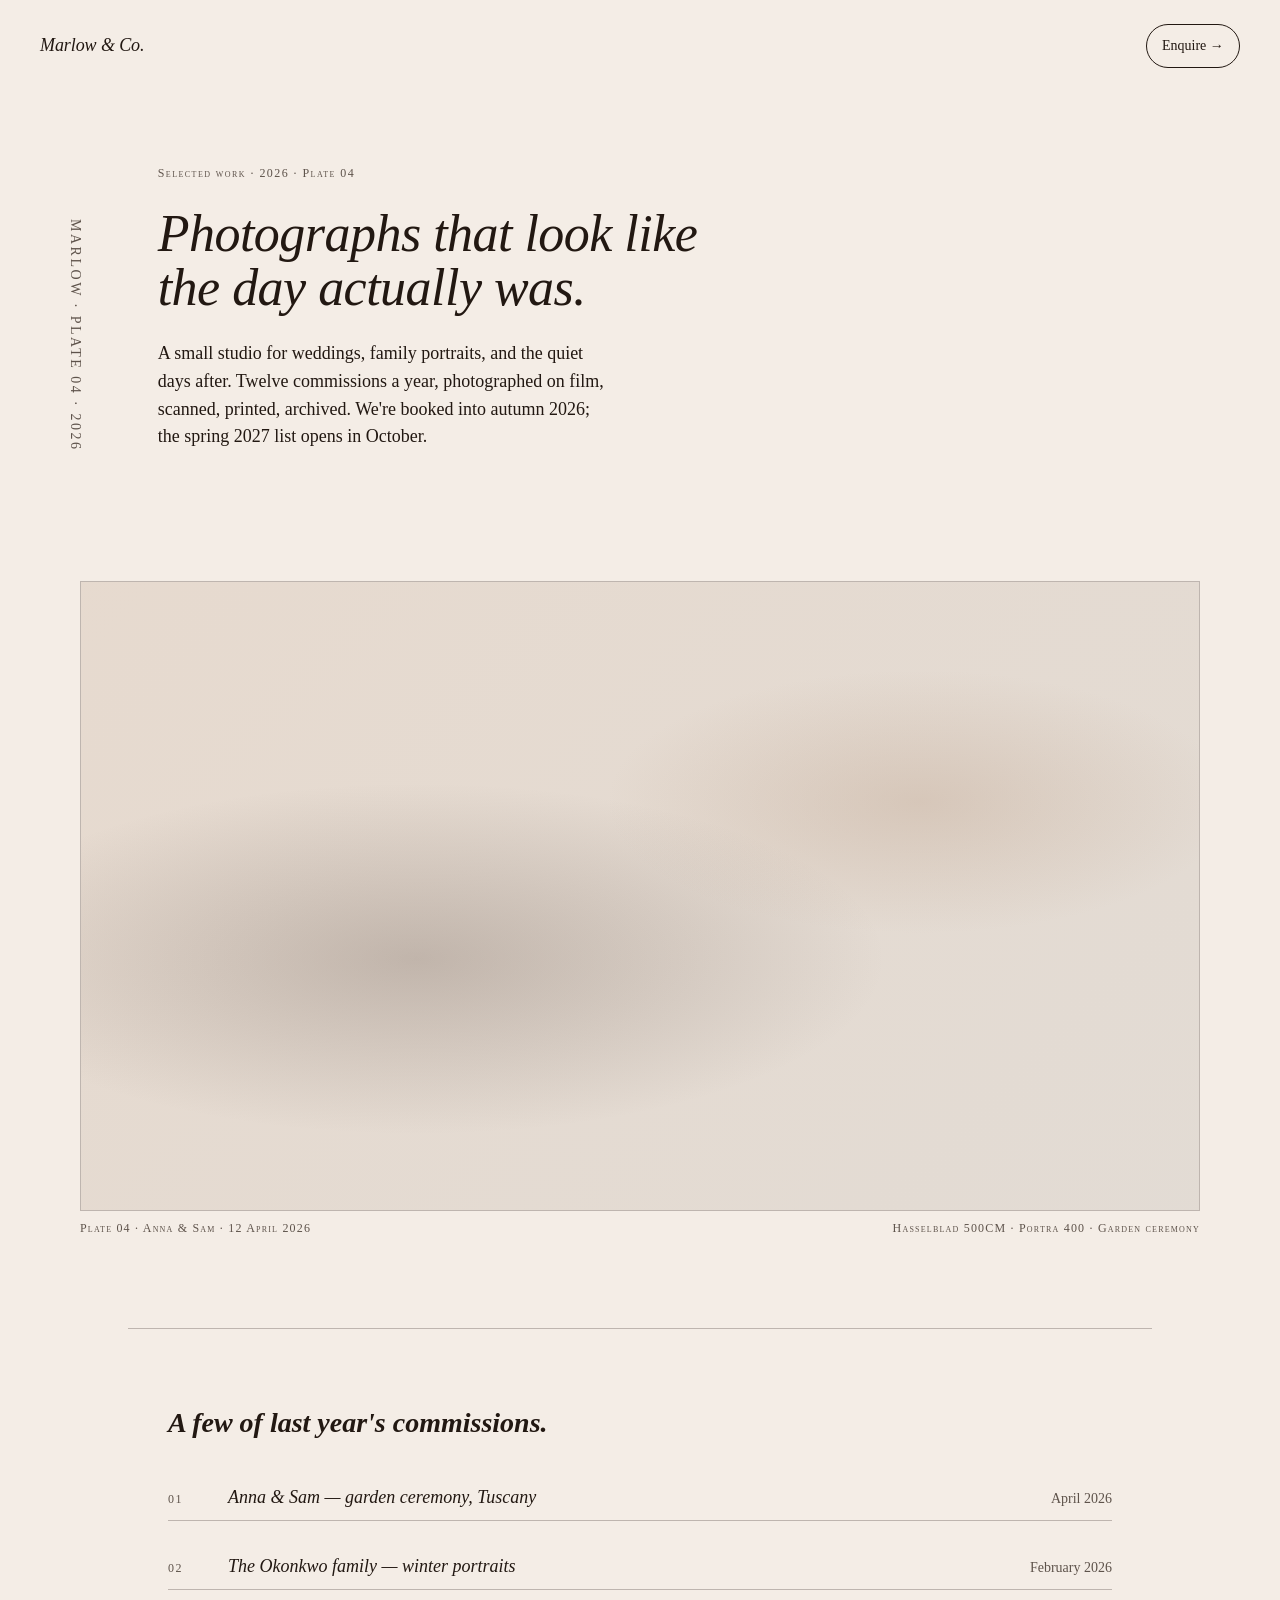
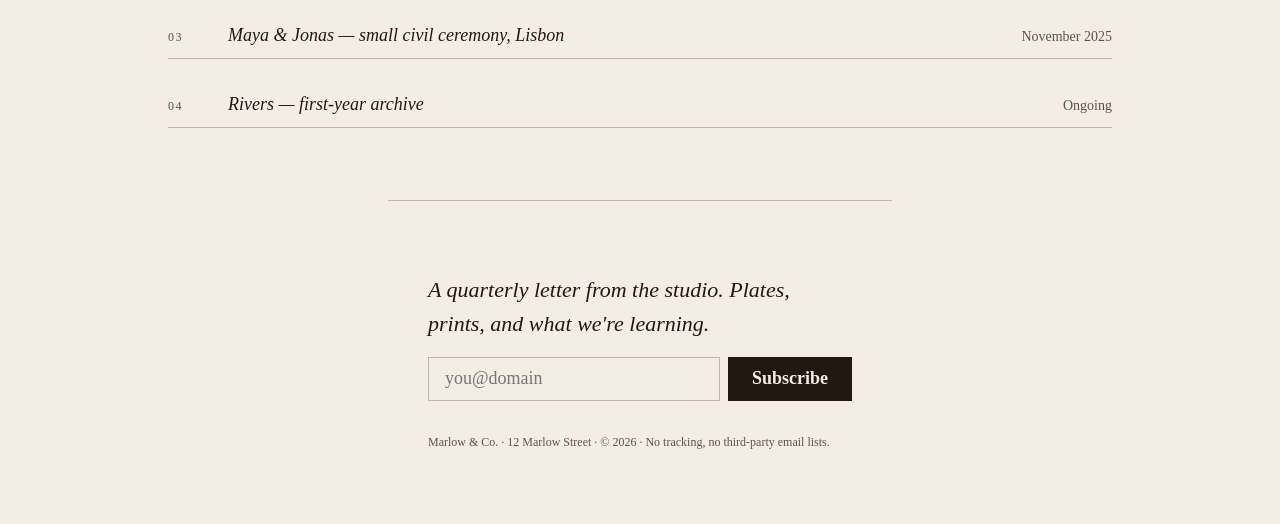
<file: skill/_tests/nav-footer-variety/04-marlow-photo/index.html>
<!doctype html>
<html lang="en">
<head>
<meta charset="utf-8">
<meta name="viewport" content="width=device-width,initial-scale=1">
<title>Marlow & Co. — wedding photography</title>
<style>
/* Hallmark · genre: editorial · macrostructure: Photographic
 * theme: Atelier · accent: warm cinnamon · paper: warm-cream
 * nav: N9 Edge-aligned minimal (the absence is the design)
 * footer: Ft7 Newsletter-first (the studio publishes a quarterly letter — the page mentioned it above the fold)
 * polish: HP1 Vertical-rail (studio name + plate numerals run vertically)
 * slop: pass (51–55) · contrast: pass (46–50)
 * brief: Marlow & Co. — wedding photographer portfolio. Salon, restrained.
 */

@font-face { font-family: "FraunSerif"; src: local("Fraunces"), local("Source Serif 4"); font-display: swap; }

:root {
  --color-paper:    oklch(95% 0.012 70);
  --color-paper-2:  oklch(92% 0.014 65);
  --color-ink:      oklch(22% 0.020 50);
  --color-ink-2:    oklch(45% 0.020 55);
  --color-rule:     oklch(78% 0.014 60);
  --color-accent:   oklch(48% 0.130 50);
  --color-accent-ink: oklch(98% 0.005 70);
  --color-focus:    oklch(58% 0.130 50);

  --font-display: "FraunSerif", "Fraunces", "Source Serif 4", Georgia, serif;
  --font-body:    "FraunSerif", "Fraunces", "Source Serif 4", Georgia, serif;

  --space-2xs: 0.5rem; --space-xs: 0.75rem; --space-sm: 1rem;
  --space-md:  1.5rem; --space-lg: 2rem;    --space-xl: 3rem;
  --space-2xl: 4.5rem; --space-3xl: 7rem;

  --text-xs: 0.75rem; --text-sm: 0.875rem; --text-md: 1.125rem;
  --text-lg: 1.375rem; --text-xl: 1.75rem; --text-2xl: 2.25rem;

  --rule-hair: 0.5px;
  --page-gutter: clamp(1rem, 4vw, 2.5rem);
}

* { box-sizing: border-box; }
html, body { margin: 0; }
body { font-family: var(--font-body); background: var(--color-paper); color: var(--color-ink); font-size: var(--text-md); line-height: 1.55; font-feature-settings: "onum"; }
a { color: inherit; text-underline-offset: 3px; }
a:focus-visible { outline: 2px solid var(--color-focus); outline-offset: 2px; }

/* N9 Edge-aligned minimal nav */
.nav-edge { display: flex; justify-content: space-between; align-items: center; padding: var(--space-md) var(--page-gutter); }
.nav-edge .wordmark { font-family: var(--font-display); font-style: italic; font-size: var(--text-md); letter-spacing: -0.005em; text-decoration: none; }
.cta-outline { padding: 0.45rem 0.95rem; border: 1px solid var(--color-ink); color: var(--color-ink); text-decoration: none; font-size: var(--text-sm); border-radius: 999px; min-height: 44px; display: inline-flex; align-items: center; }

/* HP1 Vertical-rail title — the studio name runs vertically alongside the photo */
.hero { display: grid; grid-template-columns: auto 1fr; gap: var(--space-2xl); padding: var(--space-2xl) var(--page-gutter) var(--space-3xl); align-items: end; }
.hero__rail { writing-mode: vertical-rl; text-orientation: mixed; font-family: var(--font-display); font-size: var(--text-sm); letter-spacing: 0.18em; color: var(--color-ink-2); margin: 0; padding-block-end: var(--space-md); }
.hero__body { display: grid; gap: var(--space-md); max-width: 60ch; }
.hero__eyebrow { font-variant: small-caps; letter-spacing: 0.12em; font-size: var(--text-xs); color: var(--color-ink-2); margin: 0; }
.hero__display { font-family: var(--font-display); font-style: italic; font-weight: 500; font-size: clamp(2rem, 5vw, 3.25rem); line-height: 1.05; letter-spacing: -0.01em; margin: 0; }
.hero__lede { color: var(--color-ink); font-size: var(--text-md); margin: 0; max-width: 50ch; }

/* Photographic centerpiece — H6 archetype */
.frame { padding: 0 var(--page-gutter) var(--space-2xl); }
.frame__photo { width: 100%; aspect-ratio: 16/9; background: linear-gradient(135deg, color-mix(in oklch, var(--color-paper-2) 100%, var(--color-accent) 6%), color-mix(in oklch, var(--color-paper) 100%, var(--color-ink) 8%)); border: var(--rule-hair) solid var(--color-rule); position: relative; overflow: hidden; }
.frame__photo::after { content: ""; position: absolute; inset: 0; background: radial-gradient(60% 40% at 30% 60%, oklch(40% 0.03 50 / 0.25), transparent 70%), radial-gradient(40% 30% at 75% 35%, oklch(70% 0.05 60 / 0.30), transparent 70%); }
.frame__caption { display: flex; justify-content: space-between; padding-block-start: var(--space-2xs); font-size: var(--text-xs); font-variant: small-caps; letter-spacing: 0.10em; color: var(--color-ink-2); }

/* Body — selected work */
.work { padding: var(--space-2xl) var(--page-gutter); border-top: var(--rule-hair) solid var(--color-rule); max-width: 64rem; margin: 0 auto; }
.work__head { font-family: var(--font-display); font-style: italic; font-size: var(--text-xl); margin: 0 0 var(--space-lg); }
.work__list { list-style: none; padding: 0; margin: 0; display: grid; gap: var(--space-md); }
.work__item { display: grid; grid-template-columns: 4ch 1fr auto; gap: var(--space-md); align-items: baseline; padding-block: var(--space-2xs); border-bottom: var(--rule-hair) solid var(--color-rule); }
.work__num { font-variant: small-caps; letter-spacing: 0.12em; font-size: var(--text-xs); color: var(--color-ink-2); }
.work__title { font-style: italic; }
.work__date { color: var(--color-ink-2); font-size: var(--text-sm); }

/* Ft7 Newsletter-first */
.foot-news { padding: var(--space-2xl) var(--page-gutter); display: grid; gap: var(--space-lg); max-width: 56ch; margin: 0 auto; border-top: var(--rule-hair) solid var(--color-rule); }
.foot-news__form label { display: block; font-family: var(--font-display); font-style: italic; font-size: var(--text-lg); margin-block-end: var(--space-sm); }
.foot-news__row { display: flex; gap: var(--space-2xs); }
.foot-news__row input { flex: 1; min-height: 44px; padding-inline: var(--space-sm); border: 1px solid var(--color-rule); background: var(--color-paper); font: inherit; color: inherit; border-radius: 0; }
.foot-news__row input:focus-visible { outline: 2px solid var(--color-focus); outline-offset: 1px; border-color: transparent; }
.foot-news__row button { min-height: 44px; padding-inline: var(--space-md); border: 0; background: var(--color-ink); color: var(--color-paper); font: inherit; font-weight: 600; cursor: pointer; border-radius: 0; }
.foot-news__meta { font-size: var(--text-xs); color: var(--color-ink-2); margin: 0; }

@media (max-width: 60rem) {
  .hero { grid-template-columns: 1fr; }
  .hero__rail { writing-mode: horizontal-tb; font-size: var(--text-xs); padding-block-end: 0; }
}
@media (prefers-reduced-motion: reduce) { * { animation: none !important; transition: none !important; } }
</style>
</head>
<body>

<header class="nav-edge">
  <a class="wordmark" href="#top">Marlow &amp; Co.</a>
  <a class="cta-outline" href="#enquire">Enquire →</a>
</header>

<main>

<header class="hero" id="top">
  <p class="hero__rail" aria-hidden="true">MARLOW · PLATE 04 · 2026</p>
  <div class="hero__body">
    <p class="hero__eyebrow">Selected work · 2026 · Plate 04</p>
    <h1 class="hero__display">Photographs that look like the day actually was.</h1>
    <p class="hero__lede">A small studio for weddings, family portraits, and the quiet days after. Twelve commissions a year, photographed on film, scanned, printed, archived. We're booked into autumn 2026; the spring 2027 list opens in October.</p>
  </div>
</header>

<figure class="frame">
  <div class="frame__photo" aria-label="A bride and groom in profile, late afternoon, garden ceremony"></div>
  <figcaption class="frame__caption">
    <span>Plate 04 · Anna &amp; Sam · 12 April 2026</span>
    <span>Hasselblad 500CM · Portra 400 · Garden ceremony</span>
  </figcaption>
</figure>

<section class="work">
  <h2 class="work__head">A few of last year's commissions.</h2>
  <ol class="work__list">
    <li class="work__item"><span class="work__num">01</span><span class="work__title">Anna &amp; Sam — garden ceremony, Tuscany</span><span class="work__date">April 2026</span></li>
    <li class="work__item"><span class="work__num">02</span><span class="work__title">The Okonkwo family — winter portraits</span><span class="work__date">February 2026</span></li>
    <li class="work__item"><span class="work__num">03</span><span class="work__title">Maya &amp; Jonas — small civil ceremony, Lisbon</span><span class="work__date">November 2025</span></li>
    <li class="work__item"><span class="work__num">04</span><span class="work__title">Rivers — first-year archive</span><span class="work__date">Ongoing</span></li>
  </ol>
</section>

</main>

<footer class="foot-news">
  <form class="foot-news__form" action="/subscribe" method="post">
    <label for="m-email">A quarterly letter from the studio. Plates, prints, and what we're learning.</label>
    <div class="foot-news__row">
      <input id="m-email" name="email" type="email" required placeholder="you@domain" autocomplete="email">
      <button type="submit">Subscribe</button>
    </div>
  </form>
  <p class="foot-news__meta">Marlow &amp; Co. · 12 Marlow Street · © 2026 · No tracking, no third-party email lists.</p>
</footer>

</body>
</html>
</file>
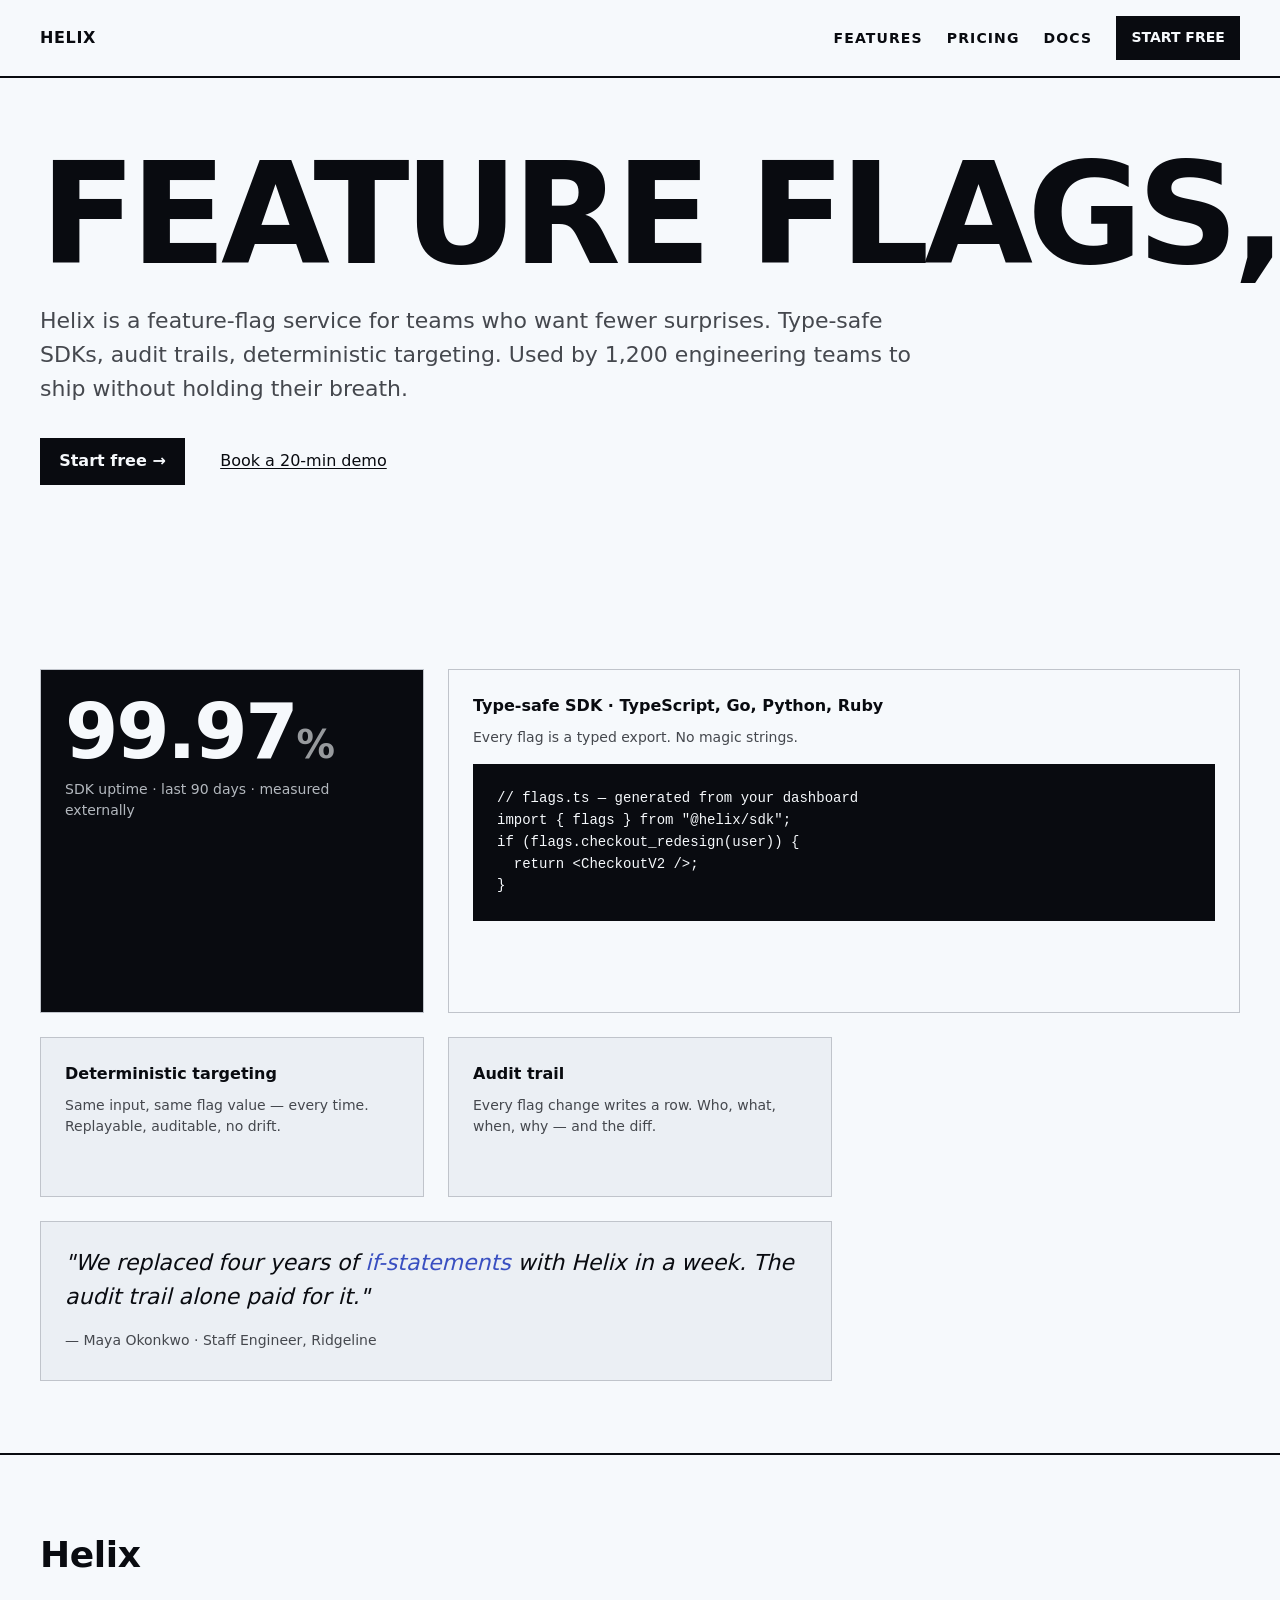
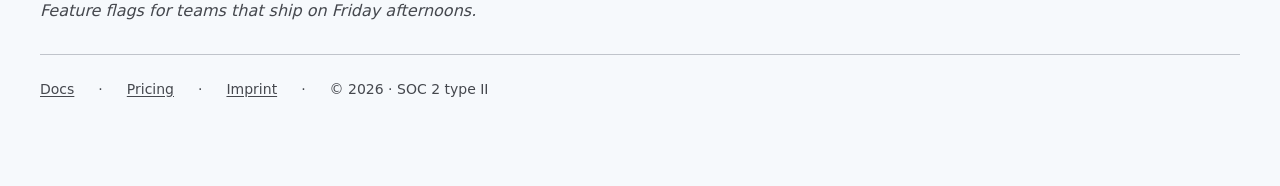
<file: skill/_tests/nav-footer-variety/05-helix-b2b/index.html>
<!doctype html>
<html lang="en">
<head>
<meta charset="utf-8">
<meta name="viewport" content="width=device-width,initial-scale=1">
<title>Helix — feature flags for grown-up teams</title>
<style>
/* Hallmark · genre: modern-minimal · macrostructure: Bento Grid
 * theme: Specimen → modern-minimal flavour · accent: indigo · paper: cool-near-white
 * nav: N7 Brutal slab (because the brand voice is loud-and-confident — playful sub-cluster)
 *      ↑ chosen as a *deliberate* deviation from the modern-minimal default (N5)
 *      to demonstrate that variety wins over routing-defaults when the brief justifies it.
 *      Compare against the four other tests: each picks a different nav archetype.
 * footer: Ft1 Mast-headed
 * polish: HP2 Marquee-overflow (declarative title bleeds past the viewport edge)
 * slop: pass (51–55) · contrast: pass (46–50)
 * brief: Helix — B2B SaaS marketing landing. Trust SaaS but not generic.
 */

@font-face { font-family: "Geist"; src: local("Geist"), local("Inter"); font-display: swap; }

:root {
  --color-paper:    oklch(98% 0.005 250);
  --color-paper-2:  oklch(95% 0.008 250);
  --color-paper-3:  oklch(92% 0.010 250);
  --color-ink:      oklch(15% 0.012 270);
  --color-ink-2:    oklch(40% 0.012 270);
  --color-rule:     oklch(82% 0.010 260);
  --color-accent:   oklch(48% 0.180 270);
  --color-accent-ink: oklch(98% 0.005 250);
  --color-focus:    oklch(58% 0.180 270);

  --font-display: "Geist", "Inter", system-ui, sans-serif;
  --font-body:    "Geist", "Inter", system-ui, sans-serif;

  --space-2xs: 0.5rem; --space-xs: 0.75rem; --space-sm: 1rem;
  --space-md:  1.5rem; --space-lg: 2rem;    --space-xl: 3rem;
  --space-2xl: 4.5rem; --space-3xl: 7rem;

  --text-xs: 0.75rem; --text-sm: 0.875rem; --text-md: 1rem;
  --text-lg: 1.375rem; --text-xl: 1.75rem; --text-2xl: 2.25rem;

  --rule-hair: 1px;
  --ease-out: cubic-bezier(0.16, 1, 0.3, 1);
  --dur-short: 220ms;
  --page-gutter: clamp(1rem, 4vw, 2.5rem);
}

* { box-sizing: border-box; }
html, body { margin: 0; }
body { font-family: var(--font-body); background: var(--color-paper); color: var(--color-ink); font-size: var(--text-md); line-height: 1.55; }
a { color: inherit; text-underline-offset: 2px; }
a:focus-visible { outline: 2px solid var(--color-focus); outline-offset: 2px; }

/* N7 Brutal slab nav */
.nav-slab { display: flex; align-items: center; gap: var(--space-md); padding: var(--space-sm) var(--page-gutter); border-bottom: 2px solid var(--color-ink); background: var(--color-paper); position: sticky; top: 0; z-index: 10; }
.slab-mark { font-family: var(--font-display); font-weight: 800; letter-spacing: 0.04em; text-decoration: none; }
.slab-nav { margin-left: auto; }
.slab-nav ul { display: flex; gap: var(--space-md); list-style: none; padding: 0; margin: 0; }
.slab-nav a { text-transform: uppercase; letter-spacing: 0.08em; font-size: var(--text-sm); font-weight: 600; text-decoration: none; }
.slab-nav a:hover { color: var(--color-accent); }
.cta-fill-slab { padding: 0.5rem 0.95rem; background: var(--color-ink); color: var(--color-paper); font-weight: 700; font-size: var(--text-sm); text-decoration: none; min-height: 44px; display: inline-flex; align-items: center; }

/* Hero — Bento Grid + HP2 Marquee-overflow */
.hero { overflow-x: clip; padding: var(--space-2xl) var(--page-gutter) var(--space-3xl); }
.hero__display { font-family: var(--font-display); font-weight: 800; font-size: clamp(3rem, 11vw, 9.5rem); line-height: 0.92; letter-spacing: -0.04em; margin: 0 0 var(--space-md); white-space: nowrap; }
.hero__lede { font-size: var(--text-lg); max-width: 64ch; margin: 0 0 var(--space-lg); color: var(--color-ink-2); }
.hero__cta-row { display: flex; gap: var(--space-sm); flex-wrap: wrap; }
.cta-fill { padding: 0.7rem 1.2rem; background: var(--color-ink); color: var(--color-paper); font-weight: 600; text-decoration: none; min-height: 44px; display: inline-flex; align-items: center; }
.cta-link { padding: 0.7rem 1.2rem; color: var(--color-ink); text-decoration: underline; min-height: 44px; display: inline-flex; align-items: center; font-weight: 500; }

/* Bento grid */
.bento { padding: var(--space-2xl) var(--page-gutter); display: grid; grid-template-columns: repeat(6, 1fr); grid-auto-rows: minmax(160px, auto); gap: var(--space-md); max-width: 90rem; margin: 0 auto; }
.tile { padding: var(--space-md); background: var(--color-paper-2); border: var(--rule-hair) solid var(--color-rule); display: grid; gap: var(--space-2xs); align-content: start; }
.tile h3 { font-size: var(--text-md); margin: 0; font-weight: 600; }
.tile p { font-size: var(--text-sm); color: var(--color-ink-2); margin: 0; }
.tile--stat { grid-column: span 2; grid-row: span 2; background: var(--color-ink); color: var(--color-paper); }
.tile--stat .num { font-size: clamp(3rem, 6vw, 5rem); line-height: 1; font-weight: 800; letter-spacing: -0.03em; font-feature-settings: "tnum"; }
.tile--stat .label { color: oklch(78% 0.010 250); font-size: var(--text-sm); }
.tile--code { grid-column: span 4; grid-row: span 2; background: var(--color-paper); }
.tile--code pre { background: var(--color-ink); color: var(--color-paper); padding: var(--space-md); border-radius: 0; font-size: var(--text-sm); overflow-x: auto; margin: var(--space-2xs) 0 0; font-family: ui-monospace, "JetBrains Mono", monospace; }
.tile--feature { grid-column: span 2; }
.tile--quote { grid-column: span 4; }
.tile--quote blockquote { font-family: var(--font-display); font-size: var(--text-lg); font-style: italic; margin: 0 0 var(--space-2xs); }
.tile--quote cite { font-size: var(--text-sm); color: var(--color-ink-2); font-style: normal; }
.accent { color: var(--color-accent); }

/* Ft1 Mast-headed footer */
.foot-mast { padding: var(--space-2xl) var(--page-gutter); border-top: 2px solid var(--color-ink); display: grid; gap: var(--space-sm); }
.foot-mast__wordmark { font-family: var(--font-display); font-weight: 800; font-size: var(--text-2xl); letter-spacing: -0.01em; margin: 0; }
.foot-mast__tag { font-style: italic; color: var(--color-ink-2); margin: 0; max-width: 50ch; }
.foot-mast__links { display: flex; gap: var(--space-md); flex-wrap: wrap; padding-block-start: var(--space-md); border-top: var(--rule-hair) solid var(--color-rule); font-size: var(--text-sm); color: var(--color-ink-2); }

@media (max-width: 60rem) {
  .hero__display { white-space: normal; font-size: clamp(2.25rem, 9vw, 4.5rem); }
  .bento { grid-template-columns: repeat(2, 1fr); }
  .tile--stat, .tile--code, .tile--feature, .tile--quote { grid-column: span 2; grid-row: auto; }
  .slab-nav { display: none; }
}
@media (prefers-reduced-motion: reduce) { * { animation: none !important; transition: none !important; } }
</style>
</head>
<body>

<header class="nav-slab">
  <a class="slab-mark" href="#top">HELIX</a>
  <nav class="slab-nav" aria-label="Primary">
    <ul>
      <li><a href="#features">FEATURES</a></li>
      <li><a href="#pricing">PRICING</a></li>
      <li><a href="#docs">DOCS</a></li>
    </ul>
  </nav>
  <a class="cta-fill-slab" href="#start">START FREE</a>
</header>

<main id="top">

<section class="hero">
  <h1 class="hero__display">FEATURE FLAGS, GROWN&nbsp;UP.</h1>
  <p class="hero__lede">Helix is a feature-flag service for teams who want fewer surprises. Type-safe SDKs, audit trails, deterministic targeting. Used by 1,200 engineering teams to ship without holding their breath.</p>
  <div class="hero__cta-row">
    <a class="cta-fill" href="#start">Start free →</a>
    <a class="cta-link" href="#book">Book a 20-min demo</a>
  </div>
</section>

<section class="bento" id="features">
  <article class="tile tile--stat">
    <span class="num">99.97<span style="opacity:.6;font-size:.5em">%</span></span>
    <span class="label">SDK uptime · last 90 days · measured externally</span>
  </article>
  <article class="tile tile--code">
    <h3>Type-safe SDK · TypeScript, Go, Python, Ruby</h3>
    <p>Every flag is a typed export. No magic strings.</p>
    <pre>// flags.ts — generated from your dashboard
import { flags } from "@helix/sdk";
if (flags.checkout_redesign(user)) {
  return &lt;CheckoutV2 /&gt;;
}</pre>
  </article>
  <article class="tile tile--feature">
    <h3>Deterministic targeting</h3>
    <p>Same input, same flag value — every time. Replayable, auditable, no drift.</p>
  </article>
  <article class="tile tile--feature">
    <h3>Audit trail</h3>
    <p>Every flag change writes a row. Who, what, when, why — and the diff.</p>
  </article>
  <article class="tile tile--quote">
    <blockquote>"We replaced four years of <span class="accent">if-statements</span> with Helix in a week. The audit trail alone paid for it."</blockquote>
    <cite>— Maya Okonkwo · Staff Engineer, Ridgeline</cite>
  </article>
</section>

</main>

<footer class="foot-mast">
  <p class="foot-mast__wordmark">Helix</p>
  <p class="foot-mast__tag">Feature flags for teams that ship on Friday afternoons.</p>
  <p class="foot-mast__links">
    <a href="#docs">Docs</a> ·
    <a href="#pricing">Pricing</a> ·
    <a href="#imprint">Imprint</a> ·
    <span>© 2026 · SOC 2 type II</span>
  </p>
</footer>

</body>
</html>
</file>
<file: site/examples/hum-07/tokens.css>
/* Hallmark · Hum · Bubble (guided sourdough app) · Narrative Workflow · N10 floating-on-scroll morph · hum-07
 * theme: Hum (catalog) · paper oklch(97% 0.012 95)
 * lead accent: mint oklch(80% 0.16 150) — carries the primary CTA + most surfaces
 *   + cyan (mix) · pear (prove + the character jar) · coral (the bake climax, the one high-energy moment)
 * display/body: Plus Jakarta Sans · labels: JetBrains Mono UPPERCASE
 * axes: light / rounded-sans / multi-accent
 * footer: Ft5 statement · brief: "Bubble — guided sourdough, one stage at a time."
 * v1.0.0
 */

:root, [data-theme="hum"] {
  color-scheme: light;

  /* Multi-accent palette on cream */
  --color-paper:      oklch(97% 0.012 95);
  --color-paper-2:    oklch(94% 0.016 95);
  --color-paper-3:    oklch(91% 0.020 95);
  --color-rule:       oklch(86% 0.014 90);
  --color-rule-2:     oklch(70% 0.018 85);
  --color-muted:      oklch(52% 0.014 90);
  --color-neutral:    oklch(38% 0.014 100);
  --color-ink-2:      oklch(28% 0.014 250);
  --color-ink:        oklch(20% 0.012 250);
  --color-accent:     oklch(86% 0.18 95);
  --color-accent-deep: oklch(76% 0.20 95);
  --color-accent-2:   oklch(66% 0.18 235);
  --color-accent-2-deep: oklch(56% 0.20 235);
  --color-accent-3:   oklch(68% 0.24 18);
  --color-accent-3-deep: oklch(58% 0.26 18);
  --color-mint:       oklch(80% 0.16 150);
  --color-mint-deep:  oklch(70% 0.18 150);
  --color-lavender:   oklch(74% 0.16 305);
  --color-lavender-deep: oklch(64% 0.18 305);
  --color-accent-ink: oklch(20% 0.012 250);
  --color-focus:      oklch(56% 0.20 235);

  /* Per-tile tint surfaces — very low opacity over cream */
  --tint-pear:     oklch(86% 0.18 95 / 0.16);
  --tint-cyan:     oklch(66% 0.18 235 / 0.14);
  --tint-coral:    oklch(68% 0.24 18 / 0.12);
  --tint-mint:     oklch(80% 0.16 150 / 0.18);
  --tint-lavender: oklch(74% 0.16 305 / 0.14);

  /* Type — rounded sans only */
  --font-display: "Plus Jakarta Sans", "Geist", "Inter", ui-sans-serif, system-ui, sans-serif;
  --font-body:    "Plus Jakarta Sans", "Geist", "Inter", ui-sans-serif, system-ui, sans-serif;
  --font-label:   "JetBrains Mono", "Geist Mono", ui-monospace, "SF Mono", Menlo, monospace;
  --font-mono:    "JetBrains Mono", "Geist Mono", ui-monospace, "SF Mono", Menlo, monospace;

  --text-xs:        0.75rem;
  --text-sm:        0.8125rem;
  --text-base:      1rem;
  --text-md:        1.0625rem;
  --text-lg:        1.25rem;
  --text-xl:        1.5rem;
  --text-2xl:       2rem;
  --text-3xl:       2.5rem;
  --text-display:   clamp(2.75rem, 5.5vw + 0.75rem, 5.25rem);
  --text-display-s: clamp(2rem, 3.25vw + 1rem, 3.25rem);

  --tracking-display: -0.025em;
  --tracking-tight:   -0.014em;
  --tracking-normal:   0;
  --tracking-label:    0.10em;
  --tracking-micro:    0.16em;

  --lh-tight:   1.05;
  --lh-snug:    1.18;
  --lh-normal:  1.55;
  --lh-relaxed: 1.7;

  --space-2xs: 0.25rem;
  --space-xs:  0.5rem;
  --space-sm:  0.75rem;
  --space-md:  1rem;
  --space-lg:  1.5rem;
  --space-xl:  2.5rem;
  --space-2xl: 4rem;
  --space-3xl: 6.5rem;
  --space-4xl: 10rem;

  --section-gap:      6.5rem;
  --section-head-gap: 1.75rem;

  --page-max:    78rem;
  --page-gutter: clamp(1.25rem, 4vw, 3rem);
  --measure:     60ch;

  --radius-card:  20px;
  --radius-pill:  999px;
  --radius-input: 12px;
  --rule-card:    1px;
  --shadow-card:  0 12px 32px -16px oklch(20% 0.012 250 / 0.14),
                  0 1px 2px oklch(20% 0.012 250 / 0.06);
  --shadow-card-hover: 0 24px 56px -20px oklch(20% 0.012 250 / 0.18),
                       0 2px 6px oklch(20% 0.012 250 / 0.08);

  --ease-out:     cubic-bezier(0.16, 1, 0.3, 1);
  --ease-soft:    cubic-bezier(0.22, 0.61, 0.36, 1);
  --ease-spring:  cubic-bezier(0.34, 1.56, 0.64, 1);
  --ease-snap:    cubic-bezier(0.22, 1, 0.36, 1);
  --dur-micro:    120ms;
  --dur-short:    220ms;
  --dur-long:     420ms;
  --dur-wobble:   480ms;
  --dur-burst:    420ms;
  --dur-tick:     1200ms;
}
</file>
<file: site/examples/hum-07/styles.css>
/* Hallmark · macrostructure: Narrative Workflow · numbered stage timeline (feed → mix → prove → bake)
 * theme: Hum · nav: N10 floating-on-scroll morph · footer: Ft5 statement · lead accent: mint
 * character: bubbling starter jar (pear) · brief: "Bubble — guided sourdough, one stage at a time." · hum-07
 */

*, *::before, *::after { box-sizing: border-box; }
html, body { margin: 0; }
html { overflow-x: clip; scroll-behavior: smooth; }
body {
  background: var(--color-paper); color: var(--color-ink);
  font-family: var(--font-body); font-size: 1rem; line-height: 1.55;
  font-variant-numeric: tabular-nums; font-feature-settings: "ss01" on;
  -webkit-font-smoothing: antialiased; text-rendering: optimizeLegibility;
  padding-top: var(--bar-h);
}
img, svg { display: block; max-width: 100%; }
::selection { background: oklch(80% 0.16 150 / 0.32); color: var(--color-ink); }
a { color: inherit; text-decoration: none; }
a:focus-visible, button:focus-visible { outline: 2px solid var(--color-focus); outline-offset: 3px; border-radius: 6px; }
button { font: inherit; background: none; border: 0; padding: 0; cursor: pointer; color: inherit; }
.sr-only { position: absolute; width: 1px; height: 1px; padding: 0; margin: -1px; overflow: hidden; clip: rect(0,0,0,0); white-space: nowrap; border: 0; }

.eyebrow { font-family: var(--font-label); font-size: 11px; letter-spacing: 0.10em; text-transform: uppercase; color: var(--color-ink-2); opacity: 0.78; margin: 0 0 1rem; display: inline-flex; align-items: center; gap: 0.55em; }
.eyebrow__dot { width: 8px; height: 8px; border-radius: 50%; flex: 0 0 auto; }
.eyebrow__dot--pear { background: var(--color-accent); }
.eyebrow__dot--cyan { background: var(--color-accent-2); }
.eyebrow__dot--coral { background: var(--color-accent-3); }
.eyebrow__dot--mint { background: var(--color-mint); }
.eyebrow__dot--lavender { background: var(--color-lavender); }

/* Emphasis highlight — clipped background gradient on the text itself (tracks wraps). Mint default. */
em, .hl {
  font-style: normal; color: inherit;
  background-image: linear-gradient(var(--hl, oklch(80% 0.16 150 / 0.55)) 0 0);
  background-repeat: no-repeat; background-size: 100% 0.14em; background-position: 0 100%;
  -webkit-box-decoration-break: clone; box-decoration-break: clone; padding-bottom: 0.24em;
}
.hl--pear  { --hl: oklch(86% 0.18 95 / 0.6); }
.hl--coral { --hl: oklch(68% 0.24 18 / 0.32); }
.hl--cyan  { --hl: oklch(66% 0.18 235 / 0.30); }

/* ═══ THE CANONICAL HUM BUTTON SYSTEM (copied verbatim from hum-buttons) ═══ */
.btn {
  --btn-face: var(--color-accent); --btn-ink: var(--color-ink); --btn-edge: var(--color-accent-deep);
  --btn-cast: oklch(76% 0.20 95 / 0.45); --btn-line: var(--color-accent-deep);
  display: inline-flex; align-items: center; justify-content: center; gap: 0.5em;
  padding: 0.8rem 1.4rem;
  font-family: var(--font-body); font-weight: 600; font-size: 0.9375rem; letter-spacing: -0.005em;
  border: 0; border-radius: var(--radius-pill);
  color: var(--btn-ink); background: var(--btn-face);
  cursor: pointer; white-space: nowrap; user-select: none; position: relative; isolation: isolate;
  box-shadow: 0 4px 0 0 var(--btn-edge), 0 6px 12px -3px var(--btn-cast);
  transform: translateY(0);
  transition: transform 140ms cubic-bezier(0.2, 0.7, 0.3, 1),
              box-shadow 140ms cubic-bezier(0.2, 0.7, 0.3, 1), background-color 160ms ease;
}
.btn:hover, .btn.is-hover { transform: translateY(-2px); box-shadow: 0 6px 0 0 var(--btn-edge), 0 12px 22px -4px var(--btn-cast); }
.btn:active, .btn.is-active { transform: translateY(3px); box-shadow: 0 1px 0 0 var(--btn-edge), 0 2px 6px -2px var(--btn-cast); transition-duration: 70ms; }
.btn:focus-visible { outline: 3px solid color-mix(in oklch, var(--btn-edge) 70%, var(--color-focus)); outline-offset: 3px; }
.btn[disabled], .btn.is-disabled { opacity: 0.5; cursor: not-allowed; pointer-events: none; transform: none; box-shadow: 0 4px 0 0 var(--btn-edge); }
.btn__arrow { transition: transform 200ms cubic-bezier(0.2, 0.7, 0.3, 1); }
.btn:hover .btn__arrow, .btn.is-hover .btn__arrow { transform: translateX(3px); }
.btn--sm { padding: 0.5rem 0.95rem; font-size: 0.85rem; }
.btn--lg { padding: 1rem 1.7rem; font-size: 1.0625rem; }
.btn--block { width: 100%; }
.btn--pear  { --btn-face: var(--color-accent);   --btn-ink: var(--color-ink);   --btn-edge: var(--color-accent-deep);   --btn-cast: oklch(76% 0.20 95 / 0.45);  --btn-line: var(--color-accent-deep); }
.btn--coral { --btn-face: var(--color-accent-3); --btn-ink: var(--color-paper); --btn-edge: var(--color-accent-3-deep); --btn-cast: oklch(58% 0.26 18 / 0.42);  --btn-line: var(--color-accent-3-deep); }
.btn--cyan  { --btn-face: var(--color-accent-2); --btn-ink: var(--color-paper); --btn-edge: var(--color-accent-2-deep); --btn-cast: oklch(56% 0.20 235 / 0.40); --btn-line: var(--color-accent-2-deep); }
.btn--lav   { --btn-face: var(--color-lavender); --btn-ink: var(--color-ink);   --btn-edge: var(--color-lavender-deep); --btn-cast: oklch(64% 0.18 305 / 0.42); --btn-line: var(--color-lavender-deep); }
.btn--mint  { --btn-face: var(--color-mint);     --btn-ink: var(--color-ink);   --btn-edge: var(--color-mint-deep);     --btn-cast: oklch(70% 0.18 150 / 0.42); --btn-line: var(--color-mint-deep); }
.btn--ink   { --btn-face: var(--color-ink);      --btn-ink: var(--color-paper); --btn-edge: oklch(8% 0.01 250);          --btn-cast: oklch(20% 0.012 250 / 0.4); --btn-line: var(--color-ink); }
.btn--soft { box-shadow: 0 1px 2px oklch(20% 0.012 250 / 0.12), 0 1px 1px oklch(20% 0.012 250 / 0.05); }
.btn--soft:hover, .btn--soft.is-hover { transform: translateY(-2px); box-shadow: 0 12px 26px -8px var(--btn-cast), 0 2px 6px oklch(20% 0.012 250 / 0.08); }
.btn--soft:active, .btn--soft.is-active { transform: translateY(0); box-shadow: 0 1px 2px oklch(20% 0.012 250 / 0.12); transition-duration: 90ms; }
.btn--outline {
  background: transparent; color: var(--btn-line);
  border: 1.5px solid color-mix(in oklch, var(--btn-line) 42%, var(--color-rule));
  box-shadow: none; overflow: hidden;
  transition: color 240ms ease, border-color 240ms ease, transform 140ms cubic-bezier(0.2, 0.7, 0.3, 1);
}
.btn--outline::before { content: ""; position: absolute; inset: 0; z-index: -1; background: var(--btn-face); transform: scaleY(0); transform-origin: bottom; transition: transform 300ms cubic-bezier(0.2, 0.7, 0.3, 1); }
.btn--outline:hover, .btn--outline.is-hover { color: var(--btn-ink); border-color: var(--btn-face); }
.btn--outline:hover::before, .btn--outline.is-hover::before { transform: scaleY(1); }
.btn--outline:active, .btn--outline.is-active { transform: translateY(1px); }
.btn--text { background: transparent; color: var(--color-ink-2); box-shadow: none; padding-inline: 0.5rem; }
.btn--text:hover { color: var(--color-ink); transform: none; box-shadow: none; }
.btn--text:active { transform: none; box-shadow: none; }

/* ═══ NAV · N10 floating-on-scroll morph ═══
   Four laws: height-constant (inner height + 1px border box never change) · transform-for-offset
   (the float gap is translateY, never margin/top) · cross-fade-everything (max-width, radius,
   shadow, border-color, padding, bg all transition together) · single-curve (one duration + ease). */
:root { --bar-h: 66px; }
.nav { position: fixed; top: 0; left: 0; right: 0; z-index: 500; display: flex; justify-content: center; height: var(--bar-h); }
.nav__inner {
  width: 100%; max-width: 100%; height: var(--bar-h);
  display: flex; align-items: center; gap: 1.25rem; padding-inline: var(--page-gutter);
  background: oklch(97% 0.012 95 / 0.82);
  backdrop-filter: blur(18px) saturate(160%); -webkit-backdrop-filter: blur(18px) saturate(160%);
  border: 1px solid transparent; border-bottom-color: var(--color-rule); border-radius: 0;
  box-shadow: 0 0 0 0 oklch(20% 0.012 250 / 0);
  transform: translateY(0); will-change: transform, max-width;
  transition: max-width 420ms var(--ease-out), border-radius 420ms var(--ease-out),
              transform 420ms var(--ease-out), box-shadow 420ms var(--ease-out),
              border-color 420ms var(--ease-out), padding 420ms var(--ease-out), background-color 420ms var(--ease-out);
}
.nav.is-floating .nav__inner {
  max-width: min(64rem, calc(100% - 1.5rem));
  transform: translateY(0.7rem);
  border-color: var(--color-rule); border-radius: var(--radius-pill);
  box-shadow: var(--shadow-card-hover);
  padding-inline: 1.1rem;
  background: oklch(97% 0.012 95 / 0.9);
}
.nav__brand { display: inline-flex; align-items: center; gap: 0.6em; font-family: var(--font-display); font-weight: 700; font-size: 1.25rem; letter-spacing: -0.02em; color: var(--color-ink); }
.nav__links { display: flex; align-items: center; gap: 0.3rem; margin-left: auto; }
.nav__links a { padding: 0.5rem 0.8rem; font-size: 0.9rem; font-weight: 500; color: var(--color-ink-2); border-radius: 10px; transition: color 160ms, background 160ms; }
.nav__links a:hover { color: var(--color-ink); background: var(--color-paper-2); }
.nav__actions { display: flex; align-items: center; gap: 0.5rem; margin-left: 0.4rem; }
@media (max-width: 880px) { .nav__links { display: none; } .nav__actions .btn--text { display: none; } }

/* the bubbling starter mark in the wordmark / footer */
.bub-mark { position: relative; display: inline-block; width: 22px; height: 26px; flex: 0 0 auto; vertical-align: middle; }
.bub-mark::before { content: ""; position: absolute; inset: 4px 1px 0; border: 2.5px solid var(--color-ink); border-radius: 5px 5px 8px 8px; background: linear-gradient(var(--color-paper) 46%, var(--color-accent) 46%); }
.bub-mark::after { content: ""; position: absolute; top: 0; left: 50%; transform: translateX(-50%); width: 13px; height: 4px; border-radius: 3px; background: var(--color-accent-deep); }

/* ═══ HERO · Narrative Workflow opening ═══ */
.hero { max-width: var(--page-max); margin: 0 auto; padding: clamp(2.5rem, 6vh, 5rem) var(--page-gutter) clamp(2rem, 4vh, 3.5rem); }
.hero__grid { display: grid; grid-template-columns: 1fr; gap: clamp(2.5rem, 5vw, 4rem); align-items: center; }
@media (min-width: 940px) { .hero__grid { grid-template-columns: 1.15fr 0.85fr; } }

/* process strip — the four stages at a glance, joined by a line */
.process { display: flex; align-items: center; gap: 0; margin: 0 0 2rem; flex-wrap: wrap; }
.process__step { display: inline-flex; align-items: center; gap: 0.5em; font-family: var(--font-label); font-size: 11px; letter-spacing: 0.08em; text-transform: uppercase; color: var(--color-ink-2); padding: 0.4rem 0.7rem; border-radius: 999px; background: var(--color-paper-2); border: 1px solid var(--color-rule); }
.process__dot { width: 8px; height: 8px; border-radius: 50%; }
.process__link { width: clamp(0.75rem, 2vw, 1.6rem); height: 2px; background: var(--color-rule-2); border-radius: 2px; opacity: 0.7; }
.process__step .num { color: var(--color-muted); }

.hero__title { font-family: var(--font-display); font-weight: 700; font-size: clamp(2.4rem, 5vw + 0.5rem, 4.25rem); line-height: 1.02; letter-spacing: -0.03em; color: var(--color-ink); margin: 0 0 1.25rem; text-wrap: balance; }
.hero__lede { font-size: 1.1875rem; line-height: 1.55; color: var(--color-ink-2); max-width: 46ch; margin: 0 0 1.9rem; }
.hero__cta { display: flex; flex-wrap: wrap; gap: 0.75rem; align-items: center; }
.hero__note { font-family: var(--font-label); font-size: 11px; letter-spacing: 0.04em; text-transform: uppercase; color: var(--color-muted); margin: 1.4rem 0 0; }

/* hero right: the character jar + a reminder card */
.hero__stage { position: relative; display: flex; flex-direction: column; align-items: center; gap: 1.5rem; }

/* the starter character (pear, bubbling, pulses; bursts on CTA) */
.starter { position: relative; width: 150px; height: 184px; }
.starter.is-react { animation: starter-pop 480ms var(--ease-spring); }
@keyframes starter-pop { 0% { transform: scale(1); } 35% { transform: scale(1.08) rotate(-2deg); } 70% { transform: scale(0.97); } 100% { transform: scale(1); } }
.starter__pulse { position: absolute; inset: 18px 12px 0; border-radius: 16px 16px 26px 26px; background: var(--color-accent); opacity: 0.18; animation: starter-breathe 4s var(--ease-soft) infinite; }
@keyframes starter-breathe { 0%,100% { transform: scale(1); opacity: 0.16; } 50% { transform: scale(1.06); opacity: 0.26; } }
.starter__jar { position: absolute; inset: 18px 12px 0; border: 3.5px solid var(--color-ink); border-radius: 14px 14px 24px 24px; background: var(--color-paper); overflow: hidden; }
.starter__lid { position: absolute; top: 0; left: 50%; transform: translateX(-50%); width: 92px; height: 16px; border-radius: 7px; background: var(--color-accent-deep); box-shadow: 0 3px 0 -1px oklch(70% 0.20 95); }
.starter__lid::after { content: ""; position: absolute; inset: -7px 14px auto; height: 8px; border-radius: 6px 6px 0 0; background: var(--color-accent); }
.starter__fill { position: absolute; left: 0; right: 0; bottom: 0; height: 54%; background: linear-gradient(var(--color-accent), var(--color-accent-deep)); }
.starter__fill::before { content: ""; position: absolute; top: -9px; left: 0; right: 0; height: 16px; border-radius: 50%; background: var(--color-accent); }
.starter__bubble { position: absolute; bottom: 24%; border-radius: 50%; background: oklch(96% 0.05 95 / 0.85); animation: bubble-rise 2.8s var(--ease-soft) infinite; }
.starter__bubble:nth-child(1) { left: 32%; width: 9px; height: 9px; animation-delay: 0s; }
.starter__bubble:nth-child(2) { left: 54%; width: 6px; height: 6px; animation-delay: 0.8s; }
.starter__bubble:nth-child(3) { left: 44%; width: 11px; height: 11px; animation-delay: 1.5s; }
.starter__bubble:nth-child(4) { left: 66%; width: 7px; height: 7px; animation-delay: 2.1s; }
@keyframes bubble-rise { 0% { transform: translateY(0) scale(0.7); opacity: 0; } 18% { opacity: 0.9; } 80% { opacity: 0.7; } 100% { transform: translateY(-58px) scale(1); opacity: 0; } }

.remind { width: 100%; max-width: 320px; background: var(--color-paper); border: 1.5px solid var(--color-rule); border-radius: 18px; padding: 0.9rem 1.05rem; box-shadow: var(--shadow-card); display: flex; gap: 0.8rem; align-items: flex-start; }
.remind__icon { width: 34px; height: 34px; border-radius: 10px; background: var(--tint-mint); display: grid; place-items: center; flex: 0 0 auto; }
.remind__icon::after { content: ""; width: 13px; height: 13px; border-radius: 50%; border: 3px solid var(--color-mint-deep); }
.remind__head { font-family: var(--font-label); font-size: 10px; letter-spacing: 0.10em; text-transform: uppercase; color: var(--color-muted); margin: 0 0 0.25rem; display: flex; gap: 0.5em; align-items: center; }
.remind__head b { color: var(--color-mint-deep); }
.remind__body { font-size: 0.9375rem; font-weight: 500; line-height: 1.4; color: var(--color-ink); margin: 0; }
.remind__time { color: var(--color-ink-2); font-weight: 400; }

/* ═══ SECTIONS (one shell, identical edges — band carries only bg + block padding) ═══ */
.section { max-width: var(--page-max); margin: 0 auto; padding: var(--section-gap) var(--page-gutter); }
.section--band { max-width: none; padding-inline: 0; background: var(--color-paper-2); border-block: 1px solid var(--color-rule); }
.section--band > * { max-width: var(--page-max); margin-inline: auto; padding-inline: var(--page-gutter); }
.section--mint { background: var(--tint-mint); }
.section__head { margin-bottom: 3rem; max-width: 54rem; }
.section__head--center { text-align: center; margin-inline: auto; }
.section__head--center .eyebrow { justify-content: center; }
.section__title { font-family: var(--font-display); font-weight: 700; font-size: clamp(2rem, 3.5vw + 0.5rem, 3.25rem); line-height: 1.08; letter-spacing: -0.025em; color: var(--color-ink); margin: 0; max-width: 22ch; text-wrap: balance; }
.section__head--center .section__title { margin-inline: auto; }
.section__lede { font-size: 1.0625rem; line-height: 1.6; color: var(--color-ink-2); max-width: 52ch; margin: 1rem 0 0; }
.section__head--center .section__lede { margin-inline: auto; }

/* ═══ THE TIMELINE SPINE · numbered stages ═══ */
.stages { display: flex; flex-direction: column; }
.stage { display: grid; grid-template-columns: clamp(3.25rem, 4vw + 2rem, 4.75rem) 1fr; gap: clamp(1.1rem, 3vw, 2.5rem); }
.stage--mint  { --st: var(--color-mint);      --st-deep: var(--color-mint-deep);      --st-ink: var(--color-ink);   --st-tint: var(--tint-mint); }
.stage--cyan  { --st: var(--color-accent-2);  --st-deep: var(--color-accent-2-deep);  --st-ink: var(--color-paper); --st-tint: var(--tint-cyan); }
.stage--pear  { --st: var(--color-accent);    --st-deep: var(--color-accent-deep);    --st-ink: var(--color-ink);   --st-tint: var(--tint-pear); }
.stage--coral { --st: var(--color-accent-3);  --st-deep: var(--color-accent-3-deep);  --st-ink: var(--color-paper); --st-tint: var(--tint-coral); }

.stage__rail { position: relative; display: flex; flex-direction: column; align-items: center; }
.stage__node { width: clamp(3.25rem, 4vw + 2rem, 4.75rem); aspect-ratio: 1; border-radius: 22px; display: grid; place-items: center; background: var(--st); color: var(--st-ink); box-shadow: 0 5px 0 -1px var(--st-deep), var(--shadow-card); font-family: var(--font-display); font-weight: 700; line-height: 1; transform: scale(0.55); opacity: 0; transition: transform 520ms var(--ease-spring), opacity 300ms ease; }
.stage__node b { font-size: clamp(1.4rem, 1.6vw + 0.7rem, 2rem); letter-spacing: -0.03em; }
.stage__node small { font-size: 0.5em; opacity: 0.72; }
.stage__line { flex: 1 1 auto; width: 3px; min-height: clamp(1.5rem, 4vh, 2.75rem); background: var(--st); border-radius: 3px; margin-block: 0.6rem; transform: scaleY(0); transform-origin: top; transition: transform 600ms var(--ease-out) 130ms; }
.stage:last-child .stage__line { display: none; }

.stage__panel { background: var(--color-paper); border: 1.5px solid var(--color-rule); border-radius: var(--radius-card); box-shadow: var(--shadow-card); padding: clamp(1.4rem, 3vw, 2.25rem); margin-bottom: clamp(2rem, 5vh, 3.75rem); display: grid; grid-template-columns: 1fr; gap: 1.5rem; align-items: center; opacity: 0; transform: translateX(28px); transition: opacity 620ms var(--ease-out), transform 620ms var(--ease-out); }
@media (min-width: 720px) { .stage__panel { grid-template-columns: 1fr clamp(120px, 22vw, 168px); } }
.stage.is-in .stage__node { transform: none; opacity: 1; }
.stage.is-in .stage__line { transform: scaleY(1); }
.stage.is-in .stage__panel { opacity: 1; transform: none; }

.stage__label { font-family: var(--font-label); font-size: 11px; letter-spacing: 0.10em; text-transform: uppercase; color: var(--st-deep); margin: 0 0 0.6rem; font-weight: 500; }
.stage__title { font-family: var(--font-display); font-weight: 700; font-size: clamp(1.5rem, 2vw + 0.6rem, 2.1rem); line-height: 1.1; letter-spacing: -0.02em; color: var(--color-ink); margin: 0 0 0.7rem; }
.stage__text { font-size: 0.9875rem; line-height: 1.6; color: var(--color-ink-2); margin: 0 0 1.15rem; max-width: 48ch; }
.stage__text b { font-weight: 600; color: var(--color-ink); }
.stage__chips { display: flex; flex-wrap: wrap; gap: 0.5rem; }
.chip { font-family: var(--font-label); font-size: 10.5px; letter-spacing: 0.05em; text-transform: uppercase; padding: 0.35rem 0.7rem; border-radius: 999px; background: var(--st-tint); color: var(--color-ink); display: inline-flex; align-items: center; gap: 0.45em; white-space: nowrap; }
.chip__dot { width: 7px; height: 7px; border-radius: 50%; background: var(--st-deep); }
.chip--hands { background: var(--color-paper-2); color: var(--color-ink-2); }
.chip--hands .chip__dot { background: var(--color-rule-2); }

/* stage art frame */
.stage__art { position: relative; height: clamp(120px, 22vw, 160px); border-radius: 16px; background: var(--st-tint); display: grid; place-items: center; overflow: hidden; }

/* — FEED: a feeding jar with rising bubbles — */
.art-jar { position: relative; width: 78px; height: 100px; }
.art-jar__lid { position: absolute; top: 0; left: 50%; transform: translateX(-50%); width: 58px; height: 11px; border-radius: 5px; background: var(--st-deep); z-index: 2; }
.art-jar__body { position: absolute; inset: 8px 0 0; border: 3px solid var(--color-ink); border-radius: 8px 8px 14px 14px; background: var(--color-paper); overflow: hidden; }
.art-jar__fill { position: absolute; left: 0; right: 0; bottom: 0; height: 56%; background: var(--st); }
.art-jar__fill::before { content: ""; position: absolute; top: -7px; left: 0; right: 0; height: 13px; border-radius: 50%; background: var(--st); }
.art-jar .b { position: absolute; border-radius: 50%; background: oklch(99% 0.02 95 / 0.8); animation: bubble-rise 2.6s var(--ease-soft) infinite; }
.art-jar .b:nth-child(3) { left: 30%; bottom: 18%; width: 8px; height: 8px; }
.art-jar .b:nth-child(4) { left: 55%; bottom: 14%; width: 6px; height: 6px; animation-delay: 1s; }
.art-jar .b:nth-child(5) { left: 44%; bottom: 22%; width: 5px; height: 5px; animation-delay: 1.8s; }

/* — MIX: a dough mound sitting in a bowl, dusted with flour (dough behind the bowl's front) — */
.art-bowl { position: relative; width: 120px; height: 80px; }
.art-bowl__dough { position: absolute; z-index: 1; bottom: 20px; left: 50%; transform: translateX(-50%); width: 76px; height: 46px; border-radius: 50% 50% 42% 42%; background: var(--st); box-shadow: inset 0 -6px 0 -2px var(--st-deep); }
.art-bowl__rim { position: absolute; z-index: 3; bottom: 38px; left: 6px; right: 6px; height: 13px; border-radius: 50%; border: 3px solid var(--color-ink); background: transparent; }
.art-bowl__bowl { position: absolute; z-index: 2; bottom: 0; left: 8px; right: 8px; height: 44px; border: 3px solid var(--color-ink); border-top: 0; border-radius: 0 0 58px 58px / 0 0 52px 52px; background: var(--color-paper); }
.art-bowl .fl { position: absolute; z-index: 4; width: 4px; height: 4px; border-radius: 50%; background: var(--color-paper); box-shadow: 0 0 0 1.5px var(--st-deep); }
.art-bowl .fl:nth-child(4) { top: 8px; left: 34px; } .art-bowl .fl:nth-child(5) { top: 2px; left: 60px; } .art-bowl .fl:nth-child(6) { top: 14px; left: 82px; }

/* — PROVE: a banneton basket with a risen dome + rise tag — */
.art-banneton { position: relative; width: 120px; height: 80px; }
.art-banneton__basket { position: absolute; bottom: 0; left: 6px; right: 6px; height: 40px; border-radius: 0 0 46px 46px / 0 0 40px 40px; background: repeating-linear-gradient(96deg, var(--st) 0 6px, var(--st-deep) 6px 9px); border: 2.5px solid var(--color-ink); border-top: 0; }
.art-banneton__rim { position: absolute; top: 26px; left: 0; right: 0; height: 12px; border-radius: 50%; border: 3px solid var(--color-ink); background: var(--color-paper-2); }
.art-banneton__dome { position: absolute; top: 6px; left: 50%; transform: translateX(-50%); width: 76px; height: 40px; border-radius: 50% 50% 0 0; background: var(--color-accent); border: 2.5px solid var(--color-ink); border-bottom: 0; }
.art-banneton__tag { position: absolute; top: -4px; right: -2px; font-family: var(--font-label); font-size: 10px; font-weight: 500; letter-spacing: 0.04em; color: var(--color-ink); background: var(--color-paper); border: 1.5px solid var(--st-deep); border-radius: 999px; padding: 0.15rem 0.5rem; }

/* — BAKE: a scored loaf with an ear + steam — */
.art-loaf { position: relative; width: 122px; height: 84px; }
.art-loaf__boule { position: absolute; bottom: 4px; left: 50%; transform: translateX(-50%); width: 108px; height: 56px; border-radius: 50% 50% 44% 44% / 60% 60% 40% 40%; background: linear-gradient(var(--color-accent-3), var(--color-accent-3-deep)); border: 3px solid var(--color-ink); }
.art-loaf__score { position: absolute; top: 24px; left: 30px; width: 56px; height: 3px; background: oklch(96% 0.05 60 / 0.85); border-radius: 3px; transform: rotate(-12deg); }
.art-loaf__ear { position: absolute; top: 18px; left: 28px; width: 22px; height: 12px; border-radius: 50% 50% 0 0; background: oklch(80% 0.16 60); border: 2.5px solid var(--color-ink); border-bottom: 0; transform: rotate(-14deg); }
.art-loaf .st { position: absolute; top: -2px; width: 3px; height: 18px; border-radius: 3px; background: var(--color-rule-2); opacity: 0.7; animation: steam 2.4s ease-in-out infinite; }
.art-loaf .st:nth-child(4) { left: 44px; } .art-loaf .st:nth-child(5) { left: 60px; animation-delay: 0.6s; } .art-loaf .st:nth-child(6) { left: 76px; animation-delay: 1.1s; }
@keyframes steam { 0% { transform: translateY(4px) scaleY(0.7); opacity: 0; } 40% { opacity: 0.6; } 100% { transform: translateY(-10px) scaleY(1.1); opacity: 0; } }

/* ═══ HONEST NUMBERS (counter tick-up) ═══ */
.numbers { display: grid; grid-template-columns: 1fr; gap: 1rem; }
@media (min-width: 760px) { .numbers { grid-template-columns: repeat(3, 1fr); } }
.bignum { background: var(--color-paper); border: 1.5px solid var(--color-rule); border-radius: var(--radius-card); padding: 2.25rem 1.75rem; text-align: center; box-shadow: var(--shadow-card); }
.bignum__v { font-family: var(--font-display); font-weight: 700; font-size: clamp(3.25rem, 6vw, 4.75rem); line-height: 1; letter-spacing: -0.04em; color: var(--color-ink); margin: 0; display: inline-block; background-image: linear-gradient(oklch(80% 0.16 150 / 0.5) 0 0); background-repeat: no-repeat; background-size: 100% 0.14em; background-position: 0 88%; }
.bignum__pre { font-size: 0.46em; color: var(--color-muted); margin-right: 0.06em; vertical-align: 0.5em; }
.bignum__u { font-size: 0.42em; color: var(--color-mint-deep); margin-left: 0.04em; }
.bignum__k { font-size: 0.9375rem; line-height: 1.5; color: var(--color-ink-2); margin: 0.75rem auto 0; max-width: 26ch; }

/* ═══ VOICES (color-shift cards) ═══ */
.voices { list-style: none; margin: 0; padding: 0; display: grid; grid-template-columns: 1fr; gap: 1rem; }
@media (min-width: 820px) { .voices { grid-template-columns: repeat(3, 1fr); } }
.voice { padding: 1.75rem; border-radius: var(--radius-card); border: 1.5px solid var(--color-rule); background: var(--color-paper); display: flex; flex-direction: column; gap: 1rem; transition: transform 320ms var(--ease-spring), background 320ms, box-shadow 320ms; }
.voice[data-accent="mint"]:hover { background: var(--tint-mint); }
.voice[data-accent="cyan"]:hover { background: var(--tint-cyan); }
.voice[data-accent="pear"]:hover { background: var(--tint-pear); }
.voice:hover { transform: translateY(-4px); box-shadow: var(--shadow-card-hover); }
.voice__text { font-family: var(--font-display); font-weight: 500; font-size: 1.0625rem; line-height: 1.45; letter-spacing: -0.01em; color: var(--color-ink); margin: 0; }
.voice__by { font-size: 0.875rem; color: var(--color-ink-2); margin: 0; padding-top: 0.85rem; border-top: 1px solid var(--color-rule); display: flex; align-items: center; gap: 0.6em; }
.voice__by b { font-weight: 600; color: var(--color-ink); }
.voice__chip { width: 9px; height: 9px; border-radius: 50%; flex: 0 0 auto; }
.voice[data-accent="mint"] .voice__chip { background: var(--color-mint); }
.voice[data-accent="cyan"] .voice__chip { background: var(--color-accent-2); }
.voice[data-accent="pear"] .voice__chip { background: var(--color-accent); }

/* ═══ PRICING ═══ */
.plans { display: grid; grid-template-columns: 1fr; gap: 1rem; max-width: 48rem; margin-inline: auto; }
@media (min-width: 700px) { .plans { grid-template-columns: repeat(2, 1fr); } }
.plan { display: flex; flex-direction: column; gap: 0.85rem; padding: 2rem 1.85rem; border-radius: var(--radius-card); border: 1.5px solid var(--color-rule); background: var(--color-paper); box-shadow: var(--shadow-card); transition: transform 320ms var(--ease-spring); position: relative; }
.plan:hover { transform: translateY(-4px); }
.plan--feature { background: var(--tint-mint); border-color: var(--color-mint-deep); }
.plan__badge { position: absolute; top: -0.7rem; left: 1.85rem; font-family: var(--font-label); font-size: 10.5px; letter-spacing: 0.10em; text-transform: uppercase; padding: 0.3rem 0.7rem; background: var(--color-ink); color: var(--color-paper); border-radius: 999px; }
.plan__name { font-family: var(--font-label); font-size: 11px; letter-spacing: 0.10em; text-transform: uppercase; color: var(--color-muted); margin: 0; }
.plan__price { font-family: var(--font-display); font-weight: 700; font-size: 2.5rem; line-height: 1; letter-spacing: -0.03em; color: var(--color-ink); margin: 0; }
.plan__unit { font-family: var(--font-label); font-size: 0.3em; letter-spacing: 0.06em; text-transform: uppercase; color: var(--color-muted); margin-inline-start: 0.3em; vertical-align: 0.7em; }
.plan__note { font-size: 0.9rem; color: var(--color-ink-2); margin: 0; padding-bottom: 0.85rem; border-bottom: 1px solid var(--color-rule); line-height: 1.5; }
.plan__list { list-style: none; margin: 0 0 0.5rem; padding: 0; display: flex; flex-direction: column; gap: 0.6rem; flex: 1; }
.plan__list li { font-size: 0.9375rem; color: var(--color-ink-2); padding-left: 1.5rem; position: relative; }
.plan__list li::before { content: ""; position: absolute; left: 0; top: 0.4em; width: 12px; height: 12px; border-radius: 50%; background: var(--color-mint); box-shadow: inset 0 0 0 3.5px var(--color-paper); }

/* ═══ FINAL CTA ═══ */
.closer { text-align: center; }
.closer__title { font-family: var(--font-display); font-weight: 700; font-size: clamp(2.25rem, 5vw + 0.5rem, 4rem); line-height: 1.02; letter-spacing: -0.03em; color: var(--color-ink); margin: 0 0 1rem; text-wrap: balance; }
.closer__lede { font-size: 1.125rem; color: var(--color-ink-2); max-width: 44ch; margin: 0 auto 2rem; }

/* ═══ FOOTER (Ft5 statement) ═══ */
.footer { background: var(--color-paper-2); border-top: 1px solid var(--color-rule); }
.footer__inner { max-width: var(--page-max); margin: 0 auto; padding: clamp(4rem, 8vh, 6rem) var(--page-gutter) clamp(3rem, 6vh, 4.5rem); display: flex; flex-direction: column; gap: clamp(3rem, 6vh, 4.5rem); }
.footer__statement { font-family: var(--font-display); font-weight: 700; font-size: clamp(2.5rem, 5vw + 1rem, 5rem); line-height: 1.02; letter-spacing: -0.03em; color: var(--color-ink); margin: 0; }
.footer__meta { display: grid; grid-template-columns: auto 1fr 1fr 1fr; gap: 2rem; align-items: start; padding-top: 2rem; border-top: 1px solid var(--color-rule); }
@media (max-width: 880px) { .footer__meta { grid-template-columns: 1fr 1fr; } .footer__brand { grid-column: span 2; } }
@media (max-width: 540px) { .footer__meta { grid-template-columns: 1fr; } .footer__brand { grid-column: span 1; } }
.footer__brand { display: inline-flex; align-items: center; gap: 0.5em; font-family: var(--font-display); font-weight: 700; font-size: 1.25rem; color: var(--color-ink); align-self: start; }
.footer__col { margin: 0; font-family: var(--font-label); font-size: 11px; letter-spacing: 0.08em; text-transform: uppercase; color: var(--color-muted); display: flex; flex-direction: column; gap: 0.4rem; }
.footer__col a { color: var(--color-muted); transition: color 180ms; }
.footer__col a:hover { color: var(--color-ink); }
.footer__hash { color: var(--color-rule-2); }

/* ═══ star-burst micro-celebration (coral) ═══ */
.star-burst { position: absolute; width: 24px; height: 24px; z-index: 999; pointer-events: none;
  background: linear-gradient(90deg, transparent 47%, var(--color-accent-3) 47% 53%, transparent 53%),
              linear-gradient(0deg, transparent 47%, var(--color-accent-3) 47% 53%, transparent 53%);
  animation: star-burst 420ms ease-out forwards; }
@keyframes star-burst { 0% { transform: scale(0) rotate(0); opacity: 1; } 60% { transform: scale(1.2) rotate(35deg); opacity: 0.9; } 100% { transform: scale(1.4) rotate(45deg); opacity: 0; } }

@media (prefers-reduced-motion: reduce) {
  html { scroll-behavior: auto; }
  .starter__pulse, .starter__bubble, .art-jar .b, .art-loaf .st { animation: none; }
  .stage__node, .stage__line, .stage__panel { transition: none; opacity: 1; transform: none; }
  * { animation-duration: 0.01ms !important; }
}
</file>
